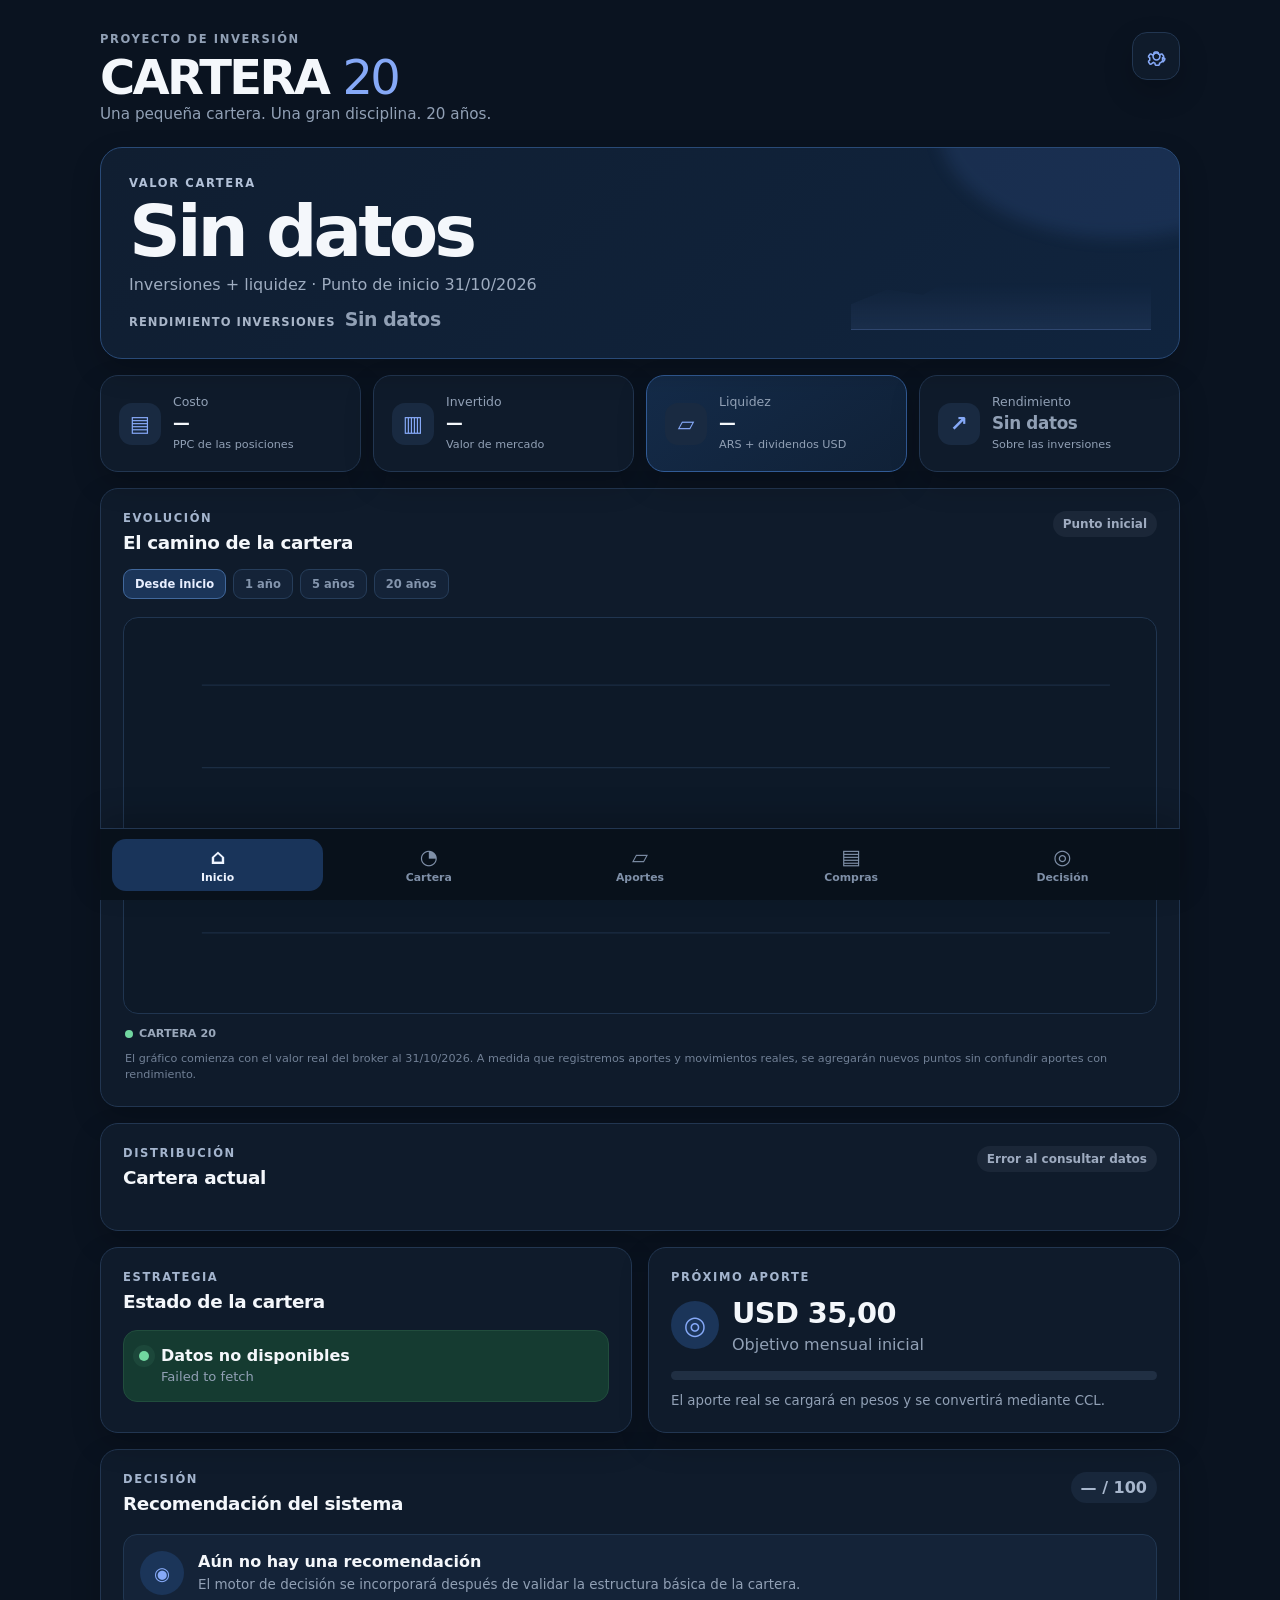
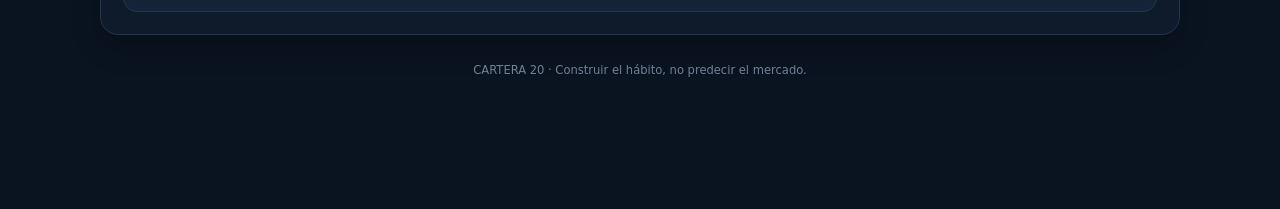
<file: index.html>
<!DOCTYPE html>
<html lang="es">
<head>
<meta charset="UTF-8"><meta name="viewport" content="width=device-width, initial-scale=1.0"><meta name="theme-color" content="#0d1726"><title>CARTERA 20</title><link rel="stylesheet" href="style.css">
<style>
.evolution-panel{overflow:hidden}.evolution-controls{display:flex;gap:7px;margin:-4px 0 18px;overflow-x:auto;scrollbar-width:none}.evolution-controls::-webkit-scrollbar{display:none}.evolution-controls button{border:1px solid #263d5a;background:#142338;color:#8495ad;border-radius:9px;padding:7px 11px;font-size:.72rem;font-weight:750;cursor:pointer;white-space:nowrap}.evolution-controls button.active{background:#1b3559;border-color:#41689c;color:#e8efff}.chart-wrap{width:100%;overflow:hidden;border:1px solid #203550;border-radius:15px;background:#0d1928;padding:10px 8px 4px}.evolution-chart{display:block;width:100%;height:auto;min-height:190px}.chart-grid{stroke:#1b2d43;stroke-width:1}.portfolio-line{fill:none;stroke:#71d6a0;stroke-width:5;stroke-linecap:round;stroke-linejoin:round}.portfolio-point{fill:#71d6a0}.chart-legend{display:flex;flex-wrap:wrap;gap:15px;margin:13px 2px 0;color:#9aa8bb;font-size:.7rem;font-weight:700}.chart-legend span{display:flex;align-items:center;gap:6px}.legend-dot{width:8px;height:8px;display:inline-block;border-radius:50%}.portfolio-dot{background:#71d6a0}.chart-note{margin:11px 2px 0;color:#718096;font-size:.7rem;line-height:1.45}.live-positive{color:#71d6a0!important}.live-negative{color:#ff8f8f!important}.live-neutral{color:#91a0b5!important}.live-status{white-space:nowrap}
</style></head>
<body>
<main class="app-shell">
<header class="topbar"><div><p class="eyebrow">PROYECTO DE INVERSIÓN</p><h1>CARTERA <span>20</span></h1><p class="tagline">Una pequeña cartera. Una gran disciplina. 20 años.</p></div><button class="icon-button" aria-label="Configuración" title="Configuración"><svg viewBox="0 0 24 24" aria-hidden="true"><path d="M12 8.4a3.6 3.6 0 1 0 0 7.2 3.6 3.6 0 0 0 0-7.2Z"/><path d="m19.4 13.2 1.3 1-.1 1.1-1.6 2.1-1.1-.2-1.2.9a8 8 0 0 1-1.5.9l-.2 1.5-.9.7h-2.6l-.9-.7-.2-1.5a8 8 0 0 1-1.5-.9l-1.2.9-1.2.9-1.1.2-1.6-2.1-.1-1.1 1.3-1a8 8 0 0 1 0-2.4l-1.3-1 .1-1.1 1.6-2.1 1.1.2 1.2.9a8 8 0 0 1 1.5-.9l.2-1.5.9-.7h2.6l.9.7.2 1.5a8 8 0 0 1 1.5.9l1.2-.9 1.1-.2 1.6 2.1.1 1.1-1.3 1a8 8 0 0 1 0 2.4Z"/></svg></button></header>
<section class="hero-card"><div><p class="section-label">VALOR CARTERA</p><div id="hero-total" class="hero-value">Cargando…</div><p class="hero-subtitle">Inversiones + liquidez · Punto de inicio 31/10/2026</p><div style="display:flex;align-items:baseline;gap:9px;margin-top:14px;"><span style="color:#a8b5c8;font-size:.72rem;text-transform:uppercase;letter-spacing:.09em;font-weight:750;">Rendimiento inversiones</span><strong id="hero-performance" class="live-neutral" style="font-size:1.18rem;letter-spacing:-.02em;">Calculando…</strong></div></div><div class="hero-chart-placeholder" aria-hidden="true"></div></section>
<section class="stats-grid"><article class="stat-card"><div class="stat-icon">▤</div><div><span>Costo</span><strong id="stat-cost">—</strong><small>PPC de las posiciones</small></div></article><article class="stat-card"><div class="stat-icon">▥</div><div><span>Invertido</span><strong id="stat-invested">—</strong><small>Valor de mercado</small></div></article><article class="stat-card highlight"><div class="stat-icon">▱</div><div><span>Liquidez</span><strong id="stat-cash">—</strong><small id="stat-cash-detail">ARS + dividendos USD</small></div></article><article class="stat-card"><div class="stat-icon">↗</div><div><span>Rendimiento</span><strong id="stat-performance" class="live-neutral">—</strong><small>Sobre las inversiones</small></div></article></section>
<section class="panel evolution-panel"><div class="panel-heading"><div><p class="section-label">EVOLUCIÓN</p><h2>El camino de la cartera</h2></div><span id="evolution-status" class="status neutral live-status">Punto inicial</span></div><div class="evolution-controls"><button type="button" class="active">Desde inicio</button><button type="button">1 año</button><button type="button">5 años</button><button type="button">20 años</button></div><div class="chart-wrap"><svg class="evolution-chart" viewBox="0 0 800 300" role="img"><line x1="55" y1="45" x2="770" y2="45" class="chart-grid"/><line x1="55" y1="110" x2="770" y2="110" class="chart-grid"/><line x1="55" y1="175" x2="770" y2="175" class="chart-grid"/><line x1="55" y1="240" x2="770" y2="240" class="chart-grid"/><polyline id="portfolio-evolution-line" points="55,175" class="portfolio-line"/><circle id="portfolio-evolution-point" cx="55" cy="175" r="5" class="portfolio-point"/></svg></div><div class="chart-legend"><span><i class="legend-dot portfolio-dot"></i>CARTERA 20</span></div><p class="chart-note">El gráfico comienza con el valor real del broker al 31/10/2026. A medida que registremos aportes y movimientos reales, se agregarán nuevos puntos sin confundir aportes con rendimiento.</p></section>
<section class="panel"><div class="panel-heading"><div><p class="section-label">DISTRIBUCIÓN</p><h2>Cartera actual</h2></div><span id="allocation-status" class="status neutral live-status">Consultando datos…</span></div><div id="allocation-list" class="allocation-list"></div></section>
<section class="two-column"><article class="panel strategy-card"><p class="section-label">ESTRATEGIA</p><h2>Estado de la cartera</h2><div class="strategy-status"><span class="status-dot"></span><div><strong id="strategy-title">Consultando bandas…</strong><p id="strategy-text">El estado se calcula con los pesos actuales de los cinco activos.</p></div></div></article><article class="panel contribution-card"><p class="section-label">PRÓXIMO APORTE</p><div class="contribution-main"><div class="target-icon">◎</div><div><h2>USD 35,00</h2><p class="muted">Objetivo mensual inicial</p></div></div><div class="progress-track"><div class="progress-fill" style="width:0%"></div></div><small id="contribution-detail">El aporte real se cargará en pesos y se convertirá mediante CCL.</small></article></section>
<section class="panel recommendation-card"><div class="panel-heading"><div><p class="section-label">DECISIÓN</p><h2>Recomendación del sistema</h2></div><span class="score-placeholder">— / 100</span></div><div class="empty-recommendation"><div class="decision-icon">◉</div><div><strong>Aún no hay una recomendación</strong><p>El motor de decisión se incorporará después de validar la estructura básica de la cartera.</p></div></div></section><footer><p>CARTERA 20 · Construir el hábito, no predecir el mercado.</p></footer>
</main>
<nav class="bottom-nav"><a class="nav-item active" href="index.html"><span class="nav-icon">⌂</span><span>Inicio</span></a><a class="nav-item" href="cartera.html"><span class="nav-icon">◔</span><span>Cartera</span></a><a class="nav-item" href="aportes.html"><span class="nav-icon">▱</span><span>Aportes</span></a><a class="nav-item" href="compras.html"><span class="nav-icon">▤</span><span>Compras</span></a><a class="nav-item" href="decision.html"><span class="nav-icon">◎</span><span>Decisión</span></a></nav>
<script src="market-data.js"></script><script src="compras-data.js"></script>
<script>
(()=>{
const SHEET_ID='1oVR-CTWE5VmIoy1ly_fJrcrT6ZgtJLllUQBp6iGarv4',CCL=1523.74,INITIAL_CASH_ARS=1116.62,INITIAL_DIVIDENDS_USD=1.15,INITIAL_DATE='31/10/2026';
const assets=[{ticker:'SPY',target:60,lower:55,upper:65,units:23,ppc:18479.35},{ticker:'BRKB',target:15,lower:12,upper:18,units:3,ppc:32880},{ticker:'VEA',target:10,lower:8,upper:12,units:8,ppc:10698.75},{ticker:'O',target:10,lower:8,upper:12,units:11,ppc:7053.18},{ticker:'SMH',target:5,lower:3,upper:7,units:3,ppc:15948.89}];
const money=v=>new Intl.NumberFormat('es-AR',{minimumFractionDigits:2,maximumFractionDigits:2}).format(v),pct=v=>`${v.toFixed(2).replace('.',',')}%`;const provider=Cartera20MarketData.crearProveedorGoogleSheets({spreadsheetId:SHEET_ID,sheetByTicker:{SPY:'SPY',BRKB:'BRKB',VEA:'VEA',O:'O',SMH:'SMH'}});const setPerf=(el,v)=>{el.classList.remove('live-positive','live-negative','live-neutral');el.classList.add(v>=0?'live-positive':'live-negative');el.textContent=`${v>=0?'+':''}${pct(v)}`};
async function cargarAportes(){const q=encodeURIComponent('select A, B, C, D where A is not null order by A'),u=`https://docs.google.com/spreadsheets/d/${SHEET_ID}/gviz/tq?sheet=APORTES&tqx=out:json&tq=${q}`,r=await fetch(u,{cache:'no-store'});if(!r.ok)throw Error(`No se pudo consultar APORTES (${r.status}).`);const t=await r.text(),i=t.indexOf('{'),j=t.lastIndexOf('}'),rows=JSON.parse(t.slice(i,j+1))?.table?.rows||[];const date=s=>{const m=String(s).match(/^(\d{1,2})\/(\d{1,2})\/(\d{4})$/);return m?new Date(+m[3],+m[2]-1,+m[1]):new Date(s)},start=new Date(2026,9,31);return rows.map(f=>{const c=f.c||[];return{d:date(c[0]?.f??c[0]?.v),ars:Number(c[1]?.v??c[1]?.f),ccl:Number(c[3]?.v??c[3]?.f)}}).filter(x=>x.d&&x.d>start&&x.ars>0&&x.ccl>0)}
async function cargar(){const [quotes,aportes,compras]=await Promise.all([Promise.all(assets.map(async a=>({...a,quote:await provider.getQuote(a.ticker)}))),cargarAportes(),Cartera20Compras.load()]);const state=Cartera20Compras.applyToAssets(assets,compras);const rows=quotes.map((q,i)=>({...state[i],quote:q.quote}));const valid=rows.filter(a=>Number.isFinite(a.quote.price)&&a.quote.price>0);if(!valid.length)throw Error('No se recibieron precios válidos.');const totalInvestments=valid.reduce((s,a)=>s+a.units*a.quote.price,0),cost=valid.reduce((s,a)=>s+a.costARS,0),aportesUSD=aportes.reduce((s,a)=>s+a.ars/a.ccl,0),movimientosUSD=compras.reduce((s,x)=>s+x.cash/x.ccl,0),liquidityUSD=INITIAL_CASH_ARS/CCL+INITIAL_DIVIDENDS_USD+aportesUSD+movimientosUSD,totalPortfolioUSD=totalInvestments/CCL+liquidityUSD,performance=cost?((totalInvestments/cost)-1)*100:0;
document.getElementById('hero-total').textContent=`USD ${money(totalPortfolioUSD)}`;setPerf(document.getElementById('hero-performance'),performance);document.getElementById('stat-cost').textContent=`USD ${money(cost/CCL)}`;document.getElementById('stat-invested').textContent=`USD ${money(totalInvestments/CCL)}`;const cash=document.getElementById('stat-cash');cash.textContent=`USD ${money(liquidityUSD)}`;cash.classList.toggle('live-negative',liquidityUSD<0);cash.classList.toggle('live-positive',liquidityUSD>=0);document.getElementById('stat-cash-detail').textContent=`Inicial + aportes + operaciones · ${compras.length} operación(es)`;document.getElementById('stat-performance').textContent=`${performance>=0?'+':''}${pct(performance)}`;document.getElementById('stat-performance').classList.add(performance>=0?'live-positive':'live-negative');document.getElementById('contribution-detail').textContent=`Aportes reales: ${aportes.length} · Operaciones reales: ${compras.length} desde ${INITIAL_DATE}.`;document.getElementById('allocation-status').textContent=`Datos en vivo · ${valid.length}/5 · ${compras.length} operación(es)`;
const alloc=rows.map(a=>{const value=a.units*a.quote.price,weight=totalInvestments?value/totalInvestments*100:0;return{...a,value,weight,inBand:weight>=a.lower&&weight<=a.upper}});document.getElementById('allocation-list').innerHTML=alloc.map(a=>`<div class="allocation-row"><div class="asset-name"><strong>${a.ticker}</strong><span>${a.units} u. · Objetivo ${a.target}% · banda ${a.lower}–${a.upper}%</span></div><div class="allocation-track"><div class="allocation-fill" style="width:${Math.min(a.weight,100)}%"></div></div><strong>${pct(a.weight)}</strong></div>`).join('');const outside=alloc.filter(a=>!a.inBand);document.getElementById('strategy-title').textContent=outside.length?'Revisar distribución':'Cartera dentro de bandas';document.getElementById('strategy-text').textContent=outside.length?outside.map(a=>`${a.ticker}: ${a.weight>a.upper?'por encima':'por debajo'} de su banda`).join(' · '):'Los cinco activos se encuentran dentro de sus bandas objetivo.';document.getElementById('evolution-status').textContent=`${compras.length} operación(es) · Inicio ${INITIAL_DATE}`}
cargar().catch(e=>{document.getElementById('hero-total').textContent='Sin datos';document.getElementById('hero-performance').textContent='Sin datos';document.getElementById('stat-performance').textContent='Sin datos';document.getElementById('allocation-status').textContent='Error al consultar datos';document.getElementById('strategy-title').textContent='Datos no disponibles';document.getElementById('strategy-text').textContent=e.message});
})();
</script></body></html>
</file>
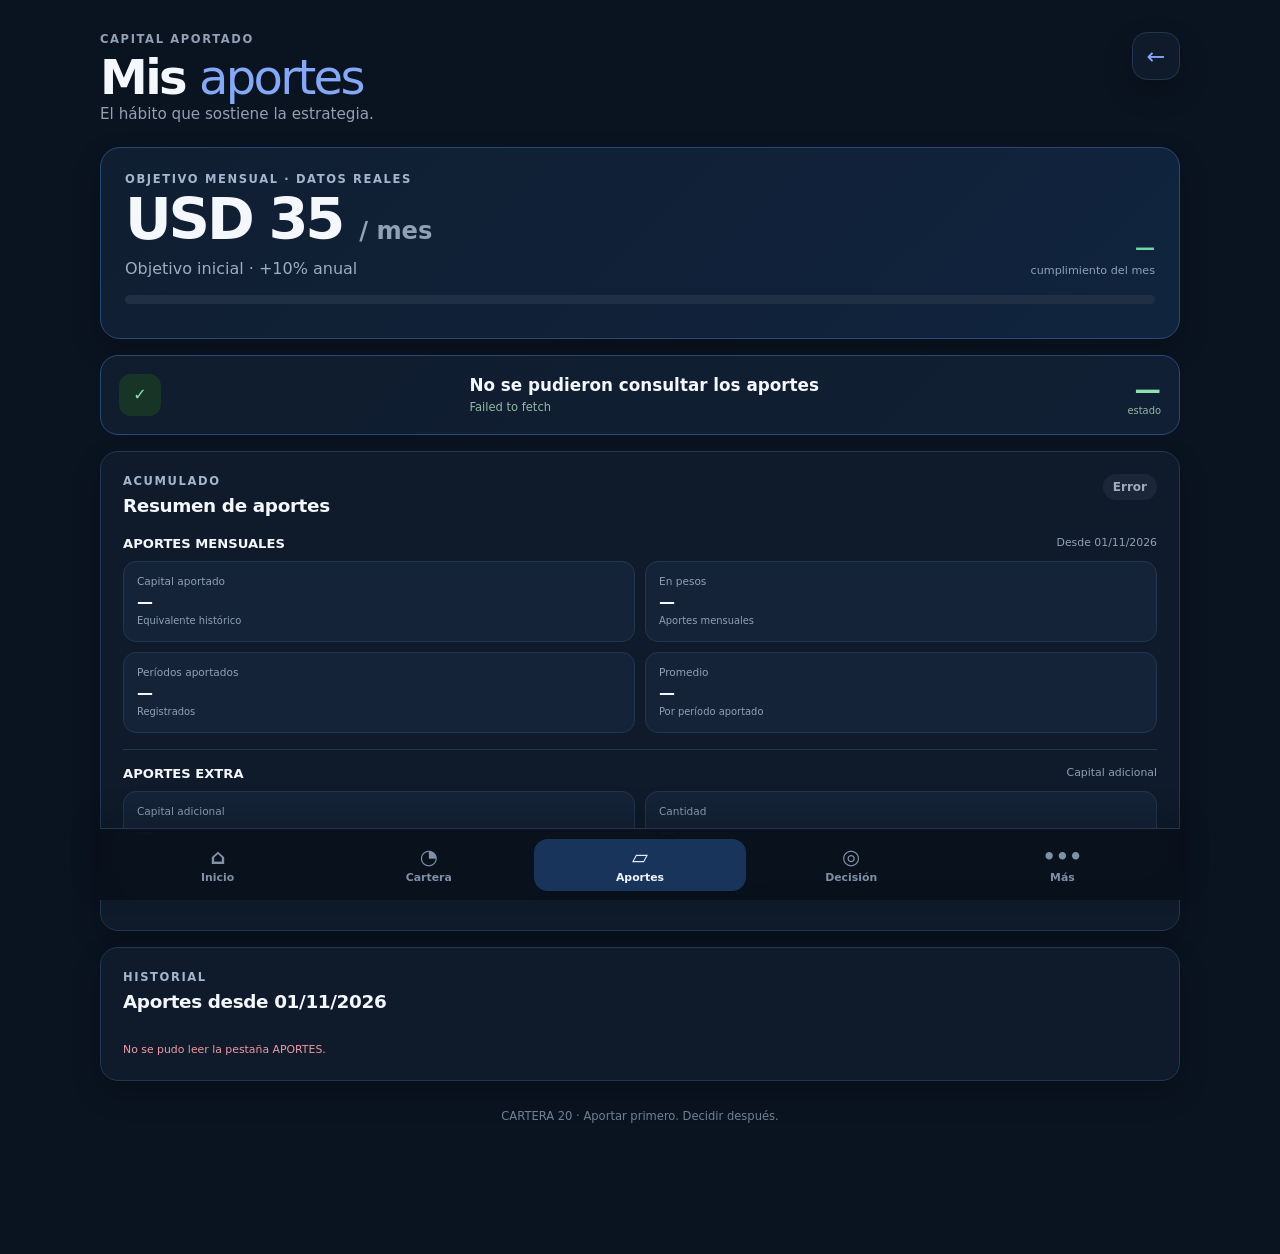
<file: aportes.html>
<!DOCTYPE html>
<html lang="es">
<head>
<meta charset="UTF-8"><meta name="viewport" content="width=device-width, initial-scale=1.0"><meta name="theme-color" content="#0a1320"><title>CARTERA 20 · Aportes</title><link rel="stylesheet" href="style.css">
<style>
.hero{padding:24px;margin-bottom:16px;border:1px solid #294a77;border-radius:20px;background:linear-gradient(135deg,#101e31,#10243e);box-shadow:var(--shadow)}.target{display:flex;align-items:end;justify-content:space-between;gap:18px}.target-value{font-size:clamp(2.3rem,7vw,3.6rem);line-height:.95;font-weight:760;letter-spacing:-.055em}.target-value small{font-size:.42em;color:var(--muted);letter-spacing:0}.fulfillment{text-align:right}.fulfillment strong{display:block;font-size:1.25rem;color:var(--success)}.fulfillment span{color:var(--muted);font-size:.7rem}.pending{display:flex;align-items:center;justify-content:space-between;gap:16px;padding:18px;margin-bottom:16px;border:1px solid #294a77;border-radius:18px;background:linear-gradient(135deg,#101d2f,#111f34)}.pending-icon{width:42px;height:42px;display:grid;place-items:center;flex:0 0 42px;border-radius:12px;background:#183426;color:#8ee0b1}.pending strong{display:block;font-size:1.05rem}.pending p{margin:4px 0 0;color:#91b9a2;font-size:.72rem;line-height:1.45}.pending-count{text-align:right}.pending-count strong{font-size:1.65rem;color:#8ee0b1}.pending-count span{display:block;color:#91b9a2;font-size:.62rem}.pending.is-pending{border-color:#633d46;background:linear-gradient(135deg,#241a22,#281d27)}.pending.is-pending .pending-icon,.pending.is-pending .pending-count strong{color:#ef9aa3}.pending.is-pending .pending-icon{background:#3a232b}.pending.is-pending p,.pending.is-pending .pending-count span{color:#bfa9b0}.summary{display:grid;gap:10px}.summary+.summary{margin-top:16px;padding-top:16px;border-top:1px solid #213650}.summary-title{display:flex;justify-content:space-between;gap:12px}.summary-title strong{font-size:.82rem}.summary-title span{color:var(--muted);font-size:.68rem}.cards{display:grid;grid-template-columns:repeat(2,1fr);gap:10px}.card{padding:13px;border:1px solid #213650;border-radius:13px;background:var(--surface-2)}.card span{display:block;color:var(--muted);font-size:.66rem;margin-bottom:5px}.card strong{display:block;font-size:1rem}.card small{display:block;margin-top:3px;color:var(--muted);font-size:.62rem}.history{display:grid;gap:10px}.row{display:grid;grid-template-columns:1fr auto auto;gap:14px;align-items:center;padding:14px;border:1px solid #213650;border-radius:14px;background:var(--surface-2)}.row-main strong{display:block;font-size:.9rem}.row-main span{display:block;margin-top:3px;color:var(--muted);font-size:.68rem}.row-usd{text-align:right}.row-usd strong{display:block}.row-usd span{color:var(--muted);font-size:.65rem}.badge{padding:5px 8px;border-radius:999px;background:var(--success-soft);color:#9ce3bd;font-size:.65rem;font-weight:750;white-space:nowrap}.badge.extra{background:#1a3150;color:#9fbce0}.note{margin-top:10px;color:#718096;font-size:.68rem;line-height:1.45}.error{color:#ef9aa3}
@media(max-width:480px){.target{align-items:flex-start;flex-direction:column}.fulfillment{text-align:left}.cards{grid-template-columns:1fr 1fr}.row{grid-template-columns:1fr auto}.badge{grid-column:2;grid-row:1}.row-usd{grid-column:1;grid-row:2;text-align:left}.pending{align-items:flex-start}}
</style>
</head>
<body>
<main class="app-shell">
<header class="topbar"><div><p class="eyebrow">CAPITAL APORTADO</p><h1>Mis <span>aportes</span></h1><p class="tagline">El hábito que sostiene la estrategia.</p></div><a class="icon-button back-button" href="index.html" aria-label="Volver al inicio">←</a></header>
<section class="hero"><p class="section-label">OBJETIVO MENSUAL · DATOS REALES</p><div class="target"><div><div class="target-value">USD 35 <small>/ mes</small></div><p class="hero-subtitle">Objetivo inicial · +10% anual</p></div><div class="fulfillment"><strong id="fulfillment">—</strong><span>cumplimiento del mes</span></div></div><div class="progress-track"><div id="progress" class="progress-fill" style="width:0%"></div></div></section>
<section id="pending" class="pending"><div class="pending-icon" id="pending-icon">✓</div><div><strong id="pending-title">Consultando aportes…</strong><p id="pending-text">Leyendo los datos reales.</p></div><div class="pending-count"><strong id="pending-count">—</strong><span id="pending-label">estado</span></div></section>
<section class="panel"><div class="panel-heading"><div><p class="section-label">ACUMULADO</p><h2>Resumen de aportes</h2></div><span id="summary-status" class="status neutral">Consultando…</span></div>
<div class="summary"><div class="summary-title"><strong>APORTES MENSUALES</strong><span>Desde 01/11/2026</span></div><div class="cards"><article class="card"><span>Capital aportado</span><strong id="monthly-usd">—</strong><small>Equivalente histórico</small></article><article class="card"><span>En pesos</span><strong id="monthly-ars">—</strong><small>Aportes mensuales</small></article><article class="card"><span>Períodos aportados</span><strong id="monthly-count">—</strong><small>Registrados</small></article><article class="card"><span>Promedio</span><strong id="monthly-avg">—</strong><small>Por período aportado</small></article></div></div>
<div class="summary"><div class="summary-title"><strong>APORTES EXTRA</strong><span>Capital adicional</span></div><div class="cards"><article class="card"><span>Capital adicional</span><strong id="extra-usd">—</strong><small>No modifica el cumplimiento mensual</small></article><article class="card"><span>Cantidad</span><strong id="extra-count">—</strong><small>Aportes extraordinarios</small></article></div></div><p class="note">Los valores se leen directamente de la pestaña APORTES de Google Sheets.</p></section>
<section class="panel"><div class="panel-heading"><div><p class="section-label">HISTORIAL</p><h2>Aportes desde 01/11/2026</h2></div></div><div id="history" class="history"><div class="note">Consultando…</div></div></section>
<footer><p>CARTERA 20 · Aportar primero. Decidir después.</p></footer>
</main>
<nav class="bottom-nav" aria-label="Navegación principal"><a class="nav-item" href="index.html"><span class="nav-icon">⌂</span><span>Inicio</span></a><a class="nav-item" href="cartera.html"><span class="nav-icon">◔</span><span>Cartera</span></a><a class="nav-item active" href="aportes.html"><span class="nav-icon">▱</span><span>Aportes</span></a><a class="nav-item" href="decision.html#"><span class="nav-icon">◎</span><span>Decisión</span></a><a class="nav-item" href="#"><span class="nav-icon">•••</span><span>Más</span></a></nav>
<script>
(()=>{
const SHEET_ID='1oVR-CTWE5VmIoy1ly_fJrcrT6ZgtJLllUQBp6iGarv4',TARGET=35,START=new Date(2026,10,1);
const money=n=>'$'+new Intl.NumberFormat('es-AR',{minimumFractionDigits:0,maximumFractionDigits:0}).format(n),usd=n=>'USD '+Number(n).toFixed(2).replace('.',','),pad=n=>String(n).padStart(2,'0'),key=d=>`${d.getFullYear()}-${pad(d.getMonth()+1)}-${pad(d.getDate())}`;
function num(v){if(typeof v==='number')return v;let s=String(v??'').trim().replace(/\$/g,'').replace(/\s/g,'');if(s.includes('.')&&s.includes(','))s=s.lastIndexOf(',')>s.lastIndexOf('.')?s.replace(/\./g,'').replace(',','.'):s.replace(/,/g,'');else if(s.includes(','))s=s.replace(',','.');return Number(s)}
function date(v){let s=String(v??'').trim(),m=s.match(/^Date\((\d+),(\d+),(\d+)/);if(m)return new Date(+m[1],+m[2],+m[3]);m=s.match(/^(\d{1,2})\/(\d{1,2})\/(\d{4})$/);if(m)return new Date(+m[3],+m[2]-1,+m[1]);m=s.match(/^(\d{4})-(\d{2})-(\d{2})$/);if(m)return new Date(+m[1],+m[2]-1,+m[3]);let d=new Date(s);return Number.isNaN(d.getTime())?null:d}
function type(v){return String(v??'').toLowerCase().includes('extra')?'extra':'monthly'}
function format(d){return d.toLocaleDateString('es-AR',{day:'2-digit',month:'long',year:'numeric'}).replace(/^./,x=>x.toUpperCase())}
async function load(){const q=encodeURIComponent('select A, B, C, D where A is not null order by A');const u=`https://docs.google.com/spreadsheets/d/${encodeURIComponent(SHEET_ID)}/gviz/tq?sheet=APORTES&tqx=out:json&tq=${q}`;const r=await fetch(u,{cache:'no-store'});if(!r.ok)throw Error(`No se pudo consultar APORTES (${r.status}).`);const t=await r.text(),i=t.indexOf('{'),j=t.lastIndexOf('}');if(i<0)throw Error('Respuesta inválida de APORTES.');const rows=JSON.parse(t.slice(i,j+1))?.table?.rows||[];return rows.map(x=>{const c=x.c||[],d=date(c[0]?.f??c[0]?.v),ars=num(c[1]?.v??c[1]?.f),t=type(c[2]?.v??c[2]?.f),ccl=num(c[3]?.v??c[3]?.f);return{d,ars,t,ccl}}).filter(x=>x.d&&x.d>=START&&x.ars>0&&x.ccl>0)}
function render(data){const m=data.filter(x=>x.t==='monthly'),e=data.filter(x=>x.t==='extra'),mUsd=m.reduce((s,x)=>s+x.ars/x.ccl,0),mArs=m.reduce((s,x)=>s+x.ars,0),eUsd=e.reduce((s,x)=>s+x.ars/x.ccl,0);document.getElementById('monthly-usd').textContent=usd(mUsd);document.getElementById('monthly-ars').textContent=money(mArs);document.getElementById('monthly-count').textContent=m.length;document.getElementById('monthly-avg').textContent=usd(m.length?mUsd/m.length:0);document.getElementById('extra-usd').textContent=usd(eUsd);document.getElementById('extra-count').textContent=e.length;document.getElementById('summary-status').textContent=`Datos reales · ${data.length} aporte(s)`;
const today=new Date();today.setHours(0,0,0,0);let cm=today>=START?key(today).slice(0,7):null,cur=cm?m.filter(x=>key(x.d).slice(0,7)===cm).reduce((s,x)=>s+x.ars/x.ccl,0):0,ful=cm?cur/TARGET*100:null;document.getElementById('fulfillment').textContent=ful===null?'—':ful.toFixed(1).replace('.',',')+'%';document.getElementById('progress').style.width=ful===null?'0%':Math.min(100,ful)+'%';
const months=[];if(cm){let d=new Date(2026,10,1),end=new Date(today.getFullYear(),today.getMonth(),1);while(d<=end){months.push(`${d.getFullYear()}-${pad(d.getMonth()+1)}`);d.setMonth(d.getMonth()+1)}}const miss=months.filter(k=>!m.some(x=>key(x.d).slice(0,7)===k)),p=document.getElementById('pending'),has=miss.length;p.classList.toggle('is-pending',has>0);document.getElementById('pending-icon').textContent=has?'!':'✓';document.getElementById('pending-title').textContent=has?`${has} período(s) sin aporte`:'Aportes al día';document.getElementById('pending-text').textContent=has?`Faltan aportes mensuales en: ${miss.join(' · ')}`:'Todos los períodos correspondientes tienen su aporte mensual registrado.';document.getElementById('pending-count').textContent=has;document.getElementById('pending-label').textContent=has?'pendientes':'al día';
const esc=s=>String(s??'').replace(/[&<>"']/g,c=>({'&':'&amp;','<':'&lt;','>':'&gt;','"':'&quot;',"'":'&#039;'}[c]));data.sort((a,b)=>b.d-a.d);document.getElementById('history').innerHTML=data.length?data.map(x=>{const u=x.ars/x.ccl,ex=x.t==='extra';return `<div class="row"><div class="row-main"><strong>${format(x.d)}</strong><span>${money(x.ars)} · CCL ${x.ccl.toLocaleString('es-AR',{minimumFractionDigits:2,maximumFractionDigits:2})} · ${ex?'Aporte extra':'Aporte mensual'}</span></div><div class="row-usd"><strong>${usd(u)}</strong><span>${ex?'Capital adicional':(u/TARGET*100).toFixed(1).replace('.',',')+'% objetivo'}</span></div><span class="badge ${ex?'extra':''}">${ex?'Extra':'Mensual'}</span></div>`}).join(''):'<div class="note">Todavía no hay aportes desde el 01/11/2026.</div>'}
load().then(render).catch(e=>{document.getElementById('summary-status').textContent='Error';document.getElementById('pending-title').textContent='No se pudieron consultar los aportes';document.getElementById('pending-text').textContent=e.message;document.getElementById('history').innerHTML='<div class="note error">No se pudo leer la pestaña APORTES.</div>'})
})();
</script>
</body></html>
</file>
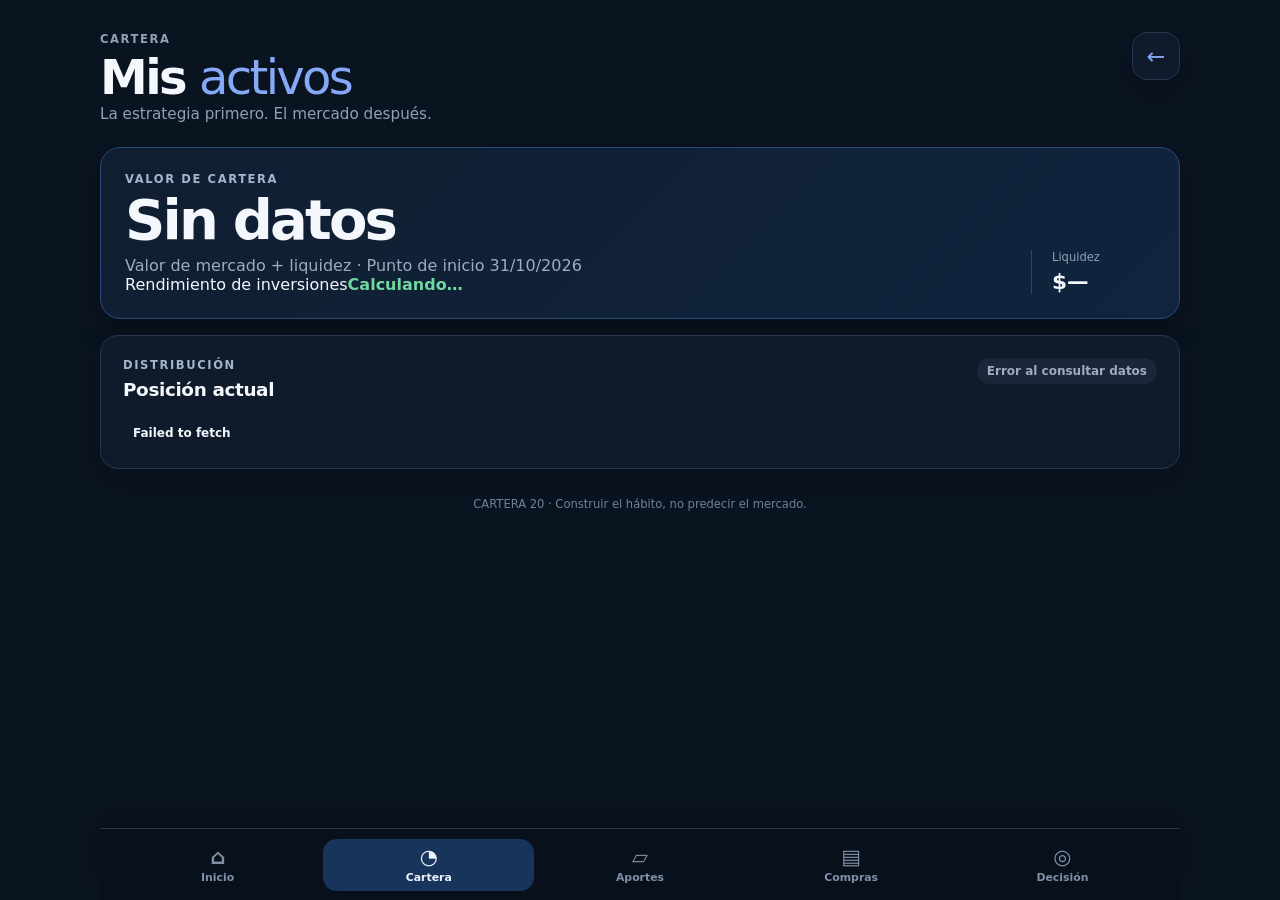
<file: cartera.html>
<!DOCTYPE html>
<html lang="es">
<head><meta charset="UTF-8"><meta name="viewport" content="width=device-width, initial-scale=1.0"><meta name="theme-color" content="#0a1320"><title>CARTERA 20 · Cartera</title><link rel="stylesheet" href="style.css"><style>.asset-performance{display:flex;align-items:baseline;justify-content:space-between;gap:12px;margin:16px 0 18px}.asset-performance span{color:#dbe4f2;font-size:.92rem}.asset-performance strong{font-size:1rem}.asset-band-label{display:flex;justify-content:space-between;align-items:center;gap:10px;margin-bottom:7px;color:#91a0b5;font-size:.66rem}.asset-band-label strong{color:#a9b9ce;font-weight:650}.asset-progress>span{display:block;margin-top:7px;color:#91a0b5;font-size:.67rem;line-height:1.35}.asset-status.in-band{background:#153b31;color:#8de0b4}.asset-status.out-band{background:#342a23;color:#e5b98a}.portfolio-performance.positive strong,.asset-performance.positive strong{color:#71d6a0}.portfolio-performance.negative strong,.asset-performance.negative strong{color:#ff8f8f}.cash-negative{color:#ff8f8f!important}.cash-positive{color:#71d6a0!important}</style></head>
<body><main class="app-shell"><header class="topbar"><div><p class="eyebrow">CARTERA</p><h1>Mis <span>activos</span></h1><p class="tagline">La estrategia primero. El mercado después.</p></div><a class="icon-button back-button" href="index.html" aria-label="Volver al inicio">←</a></header><section class="portfolio-summary"><div><p class="section-label">VALOR DE CARTERA</p><div id="portfolio-total" class="portfolio-total">Cargando…</div><p class="hero-subtitle">Valor de mercado + liquidez · Punto de inicio 31/10/2026</p><div id="portfolio-performance" class="portfolio-performance positive"><span>Rendimiento de inversiones</span><strong>Calculando…</strong></div></div><div class="portfolio-mini-stat"><span>Liquidez</span><strong id="portfolio-cash">$—</strong></div></section><section class="panel"><div class="panel-heading"><div><p class="section-label">DISTRIBUCIÓN</p><h2>Posición actual</h2></div><span id="data-status" class="status neutral">Consultando datos…</span></div><div id="portfolio-list" class="portfolio-list"></div></section><footer><p>CARTERA 20 · Construir el hábito, no predecir el mercado.</p></footer></main><nav class="bottom-nav"><a class="nav-item" href="index.html"><span class="nav-icon">⌂</span><span>Inicio</span></a><a class="nav-item active" href="cartera.html"><span class="nav-icon">◔</span><span>Cartera</span></a><a class="nav-item" href="aportes.html"><span class="nav-icon">▱</span><span>Aportes</span></a><a class="nav-item" href="compras.html"><span class="nav-icon">▤</span><span>Compras</span></a><a class="nav-item" href="decision.html"><span class="nav-icon">◎</span><span>Decisión</span></a></nav><script src="market-data.js"></script><script src="compras-data.js"></script><script>
(()=>{const SHEET_ID='1oVR-CTWE5VmIoy1ly_fJrcrT6ZgtJLllUQBp6iGarv4',CCL=1523.74,INITIAL_CASH_ARS=1116.62,INITIAL_DIVIDENDS_USD=1.15,INITIAL_DATE='31/10/2026';const assets=[{ticker:'SPY',name:'SPDR S&P 500 ETF',target:60,lower:55,upper:65,units:23,ppc:18479.35},{ticker:'BRKB',name:'Berkshire Hathaway',target:15,lower:12,upper:18,units:3,ppc:32880},{ticker:'VEA',name:'Vanguard FTSE Developed Markets',target:10,lower:8,upper:12,units:8,ppc:10698.75},{ticker:'O',name:'Realty Income',target:10,lower:8,upper:12,units:11,ppc:7053.18},{ticker:'SMH',name:'VanEck Semiconductor ETF',target:5,lower:3,upper:7,units:3,ppc:15948.89}];const money=v=>new Intl.NumberFormat('es-AR',{minimumFractionDigits:2,maximumFractionDigits:2}).format(v),pct=v=>`${v.toFixed(2).replace('.',',')}%`;const proveedor=Cartera20MarketData.crearProveedorGoogleSheets({spreadsheetId:SHEET_ID,sheetByTicker:{SPY:'SPY',BRKB:'BRKB',VEA:'VEA',O:'O',SMH:'SMH'}});async function cargar(){const [quotes,compras]=await Promise.all([Promise.all(assets.map(async a=>({...a,quote:await proveedor.getQuote(a.ticker)}))),Cartera20Compras.load()]);const state=Cartera20Compras.applyToAssets(assets,compras),rows=quotes.map((q,i)=>({...state[i],quote:q.quote})),valid=rows.filter(a=>Number.isFinite(a.quote.price)&&a.quote.price>0);if(!valid.length)throw Error('No se recibieron precios válidos.');const totalInvestments=valid.reduce((s,a)=>s+a.units*a.quote.price,0),totalCost=valid.reduce((s,a)=>s+a.costARS,0),movementUSD=compras.reduce((s,x)=>s+x.cash/x.ccl,0),liquidityUSD=INITIAL_CASH_ARS/CCL+INITIAL_DIVIDENDS_USD+movementUSD,totalPortfolio=totalInvestments/CCL+liquidityUSD,totalPerformance=totalCost?((totalInvestments/totalCost)-1)*100:0;document.getElementById('portfolio-total').textContent=`USD ${money(totalPortfolio)}`;document.getElementById('portfolio-cash').textContent=`USD ${money(liquidityUSD)}`;document.getElementById('portfolio-cash').classList.toggle('cash-negative',liquidityUSD<0);document.getElementById('portfolio-cash').classList.toggle('cash-positive',liquidityUSD>=0);const perf=document.getElementById('portfolio-performance');perf.className=`portfolio-performance ${totalPerformance>=0?'positive':'negative'}`;perf.innerHTML=`<span>Rendimiento de inversiones</span><strong>${totalPerformance>=0?'+':''}${pct(totalPerformance)}</strong>`;document.getElementById('data-status').textContent=`Datos en vivo · 5/5 · ${compras.length} operación(es)`;document.getElementById('portfolio-list').innerHTML=rows.map(a=>{const marketValue=a.units*a.quote.price,cost=a.costARS,performance=cost?((marketValue/cost)-1)*100:0,weight=totalInvestments?marketValue/totalInvestments*100:0,inBand=weight>=a.lower&&weight<=a.upper,bandPosition=Math.min(weight/a.upper*100,100),statusText=weight>a.upper?`Supera ${a.upper}%`:weight<a.lower?`Debajo de ${a.lower}%`:'En banda';return `<article class="asset-card"><div class="asset-head"><div class="ticker-badge">${a.ticker}</div><div class="asset-title"><strong>${a.name}</strong><span>Objetivo ${a.target}% · banda ${a.lower}–${a.upper}%</span></div><span class="asset-status ${inBand?'in-band':'out-band'}">${statusText}</span></div><div class="asset-metrics"><div><span>Unidades</span><strong>${a.units}</strong></div><div><span>PPC</span><strong>$${money(a.ppc)}</strong></div><div><span>Actual</span><strong>$${money(a.quote.price)}</strong></div><div><span>Peso</span><strong>${pct(weight)}</strong></div></div><div class="asset-performance ${performance>=0?'positive':'negative'}"><span>Rendimiento</span><strong>${performance>=0?'+':''}${pct(performance)}</strong></div><div class="asset-progress"><div class="asset-band-label"><span>Posición en la banda</span><strong>Límite superior ${a.upper}%</strong></div><div class="asset-progress-track"><div class="asset-progress-fill" style="width:${bandPosition}%"></div></div><span>Peso actual ${pct(weight)} · objetivo ${a.target}% · ${compras.filter(x=>x.ticker===a.ticker).length} operación(es)</span></div></article>`}).join('')}cargar().catch(e=>{document.getElementById('data-status').textContent='Error al consultar datos';document.getElementById('portfolio-total').textContent='Sin datos';document.getElementById('portfolio-list').innerHTML=`<div class="status err">${e.message}</div>`});})();</script></body></html>
</file>
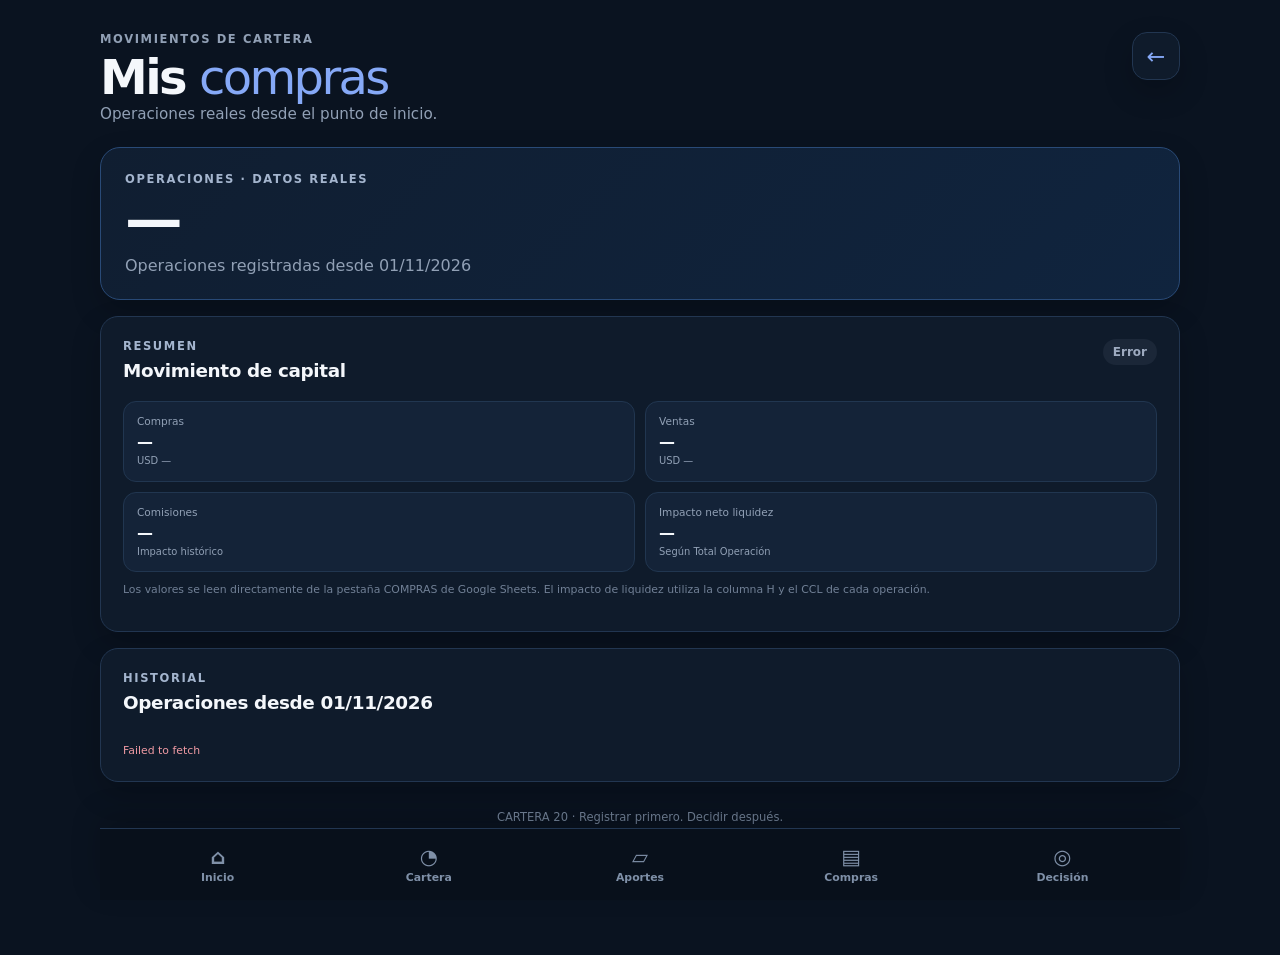
<file: compras.html>
<!DOCTYPE html>
<html lang="es">
<head>
<meta charset="UTF-8"><meta name="viewport" content="width=device-width, initial-scale=1.0"><meta name="theme-color" content="#0a1320"><title>CARTERA 20 · Compras</title><link rel="stylesheet" href="style.css">
<style>
.hero{padding:24px;margin-bottom:16px;border:1px solid #294a77;border-radius:20px;background:linear-gradient(135deg,#101e31,#10243e);box-shadow:var(--shadow)}.hero-value{font-size:clamp(2.3rem,7vw,3.6rem);line-height:.95;font-weight:760;letter-spacing:-.055em}.hero-subtitle{color:var(--muted);margin-top:8px}.summary{display:grid;gap:10px}.cards{display:grid;grid-template-columns:repeat(2,1fr);gap:10px}.card{padding:13px;border:1px solid #213650;border-radius:13px;background:var(--surface-2)}.card span{display:block;color:var(--muted);font-size:.66rem;margin-bottom:5px}.card strong{display:block;font-size:1rem}.card small{display:block;margin-top:3px;color:var(--muted);font-size:.62rem}.history{display:grid;gap:10px}.row{display:grid;grid-template-columns:1fr auto;gap:12px;align-items:center;padding:14px;border:1px solid #213650;border-radius:14px;background:var(--surface-2)}.row-main strong{display:block;font-size:.9rem}.row-main span{display:block;margin-top:3px;color:var(--muted);font-size:.68rem;line-height:1.4}.row-side{text-align:right}.row-side strong{display:block}.row-side span{display:block;margin-top:3px;color:var(--muted);font-size:.65rem}.badge{display:inline-block;margin-top:7px;padding:5px 8px;border-radius:999px;background:var(--success-soft);color:#9ce3bd;font-size:.65rem;font-weight:750}.badge.sale{background:#3a2930;color:#efadb5}.negative{color:#ef9aa3!important}.positive{color:#8ee0b1!important}.note{margin-top:10px;color:#718096;font-size:.68rem;line-height:1.45}.error{color:#ef9aa3}
@media(max-width:480px){.cards{grid-template-columns:1fr 1fr}.row{grid-template-columns:1fr auto}.row-side{text-align:right}}
</style>
</head>
<body>
<main class="app-shell">
<header class="topbar"><div><p class="eyebrow">MOVIMIENTOS DE CARTERA</p><h1>Mis <span>compras</span></h1><p class="tagline">Operaciones reales desde el punto de inicio.</p></div><a class="icon-button back-button" href="index.html" aria-label="Volver al inicio">←</a></header>
<section class="hero"><p class="section-label">OPERACIONES · DATOS REALES</p><div class="hero-value" id="operation-count">—</div><p class="hero-subtitle">Operaciones registradas desde 01/11/2026</p></section>
<section class="panel"><div class="panel-heading"><div><p class="section-label">RESUMEN</p><h2>Movimiento de capital</h2></div><span id="summary-status" class="status neutral">Consultando…</span></div>
<div class="summary"><div class="cards"><article class="card"><span>Compras</span><strong id="buy-count">—</strong><small id="buy-usd">USD —</small></article><article class="card"><span>Ventas</span><strong id="sell-count">—</strong><small id="sell-usd">USD —</small></article><article class="card"><span>Comisiones</span><strong id="commission-usd">—</strong><small>Impacto histórico</small></article><article class="card"><span>Impacto neto liquidez</span><strong id="net-cash">—</strong><small>Según Total Operación</small></article></div></div><p class="note">Los valores se leen directamente de la pestaña COMPRAS de Google Sheets. El impacto de liquidez utiliza la columna H y el CCL de cada operación.</p></section>
<section class="panel"><div class="panel-heading"><div><p class="section-label">HISTORIAL</p><h2>Operaciones desde 01/11/2026</h2></div></div><div id="history" class="history"><div class="note">Consultando…</div></div></section>
<footer><p>CARTERA 20 · Registrar primero. Decidir después.</p></footer>
</main>
<nav class="bottom-nav" aria-label="Navegación principal"><a class="nav-item" href="index.html"><span class="nav-icon">⌂</span><span>Inicio</span></a><a class="nav-item" href="cartera.html"><span class="nav-icon">◔</span><span>Cartera</span></a><a class="nav-item" href="aportes.html"><span class="nav-icon">▱</span><span>Aportes</span></a><a class="nav-item" href="compras.html"><span class="nav-icon">▤</span><span>Compras</span></a><a class="nav-item" href="decision.html"><span class="nav-icon">◎</span><span>Decisión</span></a></nav>
<script>
(()=>{
const SHEET_ID='1oVR-CTWE5VmIoy1ly_fJrcrT6ZgtJLllUQBp6iGarv4',START=new Date(2026,10,1);
const money=n=>'$'+new Intl.NumberFormat('es-AR',{minimumFractionDigits:0,maximumFractionDigits:0}).format(Math.abs(n));
const usd=n=>'USD '+Math.abs(Number(n)).toFixed(2).replace('.',',');
function num(v){if(typeof v==='number')return v;let s=String(v??'').trim().replace(/\$/g,'').replace(/\s/g,'').replace(/[()]/g,'-');if(s.includes('.')&&s.includes(','))s=s.lastIndexOf(',')>s.lastIndexOf('.')?s.replace(/\./g,'').replace(',','.'):s.replace(/,/g,'');else if(s.includes(','))s=s.replace(',','.');return Number(s)}
function date(v){let s=String(v??'').trim(),m=s.match(/^Date\((\d+),(\d+),(\d+)/);if(m)return new Date(+m[1],+m[2],+m[3]);m=s.match(/^(\d{1,2})\/(\d{1,2})\/(\d{4})$/);if(m)return new Date(+m[3],+m[2]-1,+m[1]);m=s.match(/^(\d{4})-(\d{2})-(\d{2})$/);if(m)return new Date(+m[1],+m[2]-1,+m[3]);let d=new Date(s);return Number.isNaN(d.getTime())?null:d}
function format(d){return d.toLocaleDateString('es-AR',{day:'2-digit',month:'long',year:'numeric'}).replace(/^./,x=>x.toUpperCase())}
async function load(){const q=encodeURIComponent('select A, B, C, D, E, F, G, H, I where A is not null order by A');const u=`https://docs.google.com/spreadsheets/d/${encodeURIComponent(SHEET_ID)}/gviz/tq?sheet=COMPRAS&tqx=out:json&tq=${q}`;const r=await fetch(u,{cache:'no-store'});if(!r.ok)throw Error(`No se pudo consultar COMPRAS (${r.status}).`);const t=await r.text(),i=t.indexOf('{'),j=t.lastIndexOf('}');if(i<0||j<0)throw Error('Respuesta inválida de COMPRAS.');const rows=JSON.parse(t.slice(i,j+1))?.table?.rows||[];return rows.map(x=>{const c=x.c||[],d=date(c[0]?.f??c[0]?.v),op=String(c[1]?.v??c[1]?.f??'').trim().toUpperCase(),ticker=String(c[2]?.v??c[2]?.f??'').trim().toUpperCase(),qty=num(c[3]?.v??c[3]?.f),price=num(c[4]?.v??c[4]?.f),commission=num(c[5]?.v??c[5]?.f),broker=num(c[6]?.v??c[6]?.f),cash=num(c[7]?.v??c[7]?.f),ccl=num(c[8]?.v??c[8]?.f);return{d,op,ticker,qty,price,commission,broker,cash,ccl}}).filter(x=>x.d&&x.d>=START&&x.ticker&&x.qty>0&&x.ccl>0&&Number.isFinite(x.cash))}
function render(data){data.sort((a,b)=>b.d-a.d);const buys=data.filter(x=>x.op==='C'),sales=data.filter(x=>x.op==='V'),buyUsd=buys.reduce((s,x)=>s+Math.abs(x.broker/x.ccl),0),sellUsd=sales.reduce((s,x)=>s+Math.abs(x.broker/x.ccl),0),comm= data.reduce((s,x)=>s+Math.abs(x.commission/x.ccl),0),net=data.reduce((s,x)=>s+x.cash/x.ccl,0);document.getElementById('operation-count').textContent=data.length;document.getElementById('buy-count').textContent=buys.length;document.getElementById('buy-usd').textContent=usd(buyUsd);document.getElementById('sell-count').textContent=sales.length;document.getElementById('sell-usd').textContent=usd(sellUsd);document.getElementById('commission-usd').textContent=usd(comm);const netEl=document.getElementById('net-cash');netEl.textContent=(net>=0?'+':'−')+usd(net);netEl.classList.add(net>=0?'positive':'negative');document.getElementById('summary-status').textContent=`Datos reales · ${data.length} operación(es)`;const history=document.getElementById('history');history.innerHTML=data.length?data.map(x=>{const buy=x.op==='C',cashUsd=x.cash/x.ccl,commission=Math.abs(x.commission/x.ccl);return `<div class="row"><div class="row-main"><strong>${format(x.d)} · ${x.ticker}</strong><span>${x.qty} unidad(es) · Precio $${new Intl.NumberFormat('es-AR',{minimumFractionDigits:2,maximumFractionDigits:2}).format(x.price)} · Comisión $${new Intl.NumberFormat('es-AR',{minimumFractionDigits:2,maximumFractionDigits:2}).format(Math.abs(x.commission))}</span><span>Total broker ${buy?'−':'+'}${money(x.broker)} · CCL ${x.ccl.toLocaleString('es-AR',{minimumFractionDigits:2,maximumFractionDigits:2})}</span></div><div class="row-side"><strong class="${buy?'negative':'positive'}">${buy?'Compra':'Venta'}</strong><span class="${cashUsd>=0?'positive':'negative'}">${cashUsd>=0?'+':'−'}${usd(cashUsd)} liquidez</span><span>Comisión ${usd(commission)}</span><span class="badge ${buy?'':'sale'}">${x.op}</span></div></div>`}).join(''):'<div class="note">Todavía no hay operaciones desde el 01/11/2026.</div>'}
load().then(render).catch(e=>{document.getElementById('summary-status').textContent='Error';document.getElementById('history').innerHTML=`<div class="note error">${e.message}</div>`;document.getElementById('operation-count').textContent='—'})
})();
</script>
</body></html>
</file>
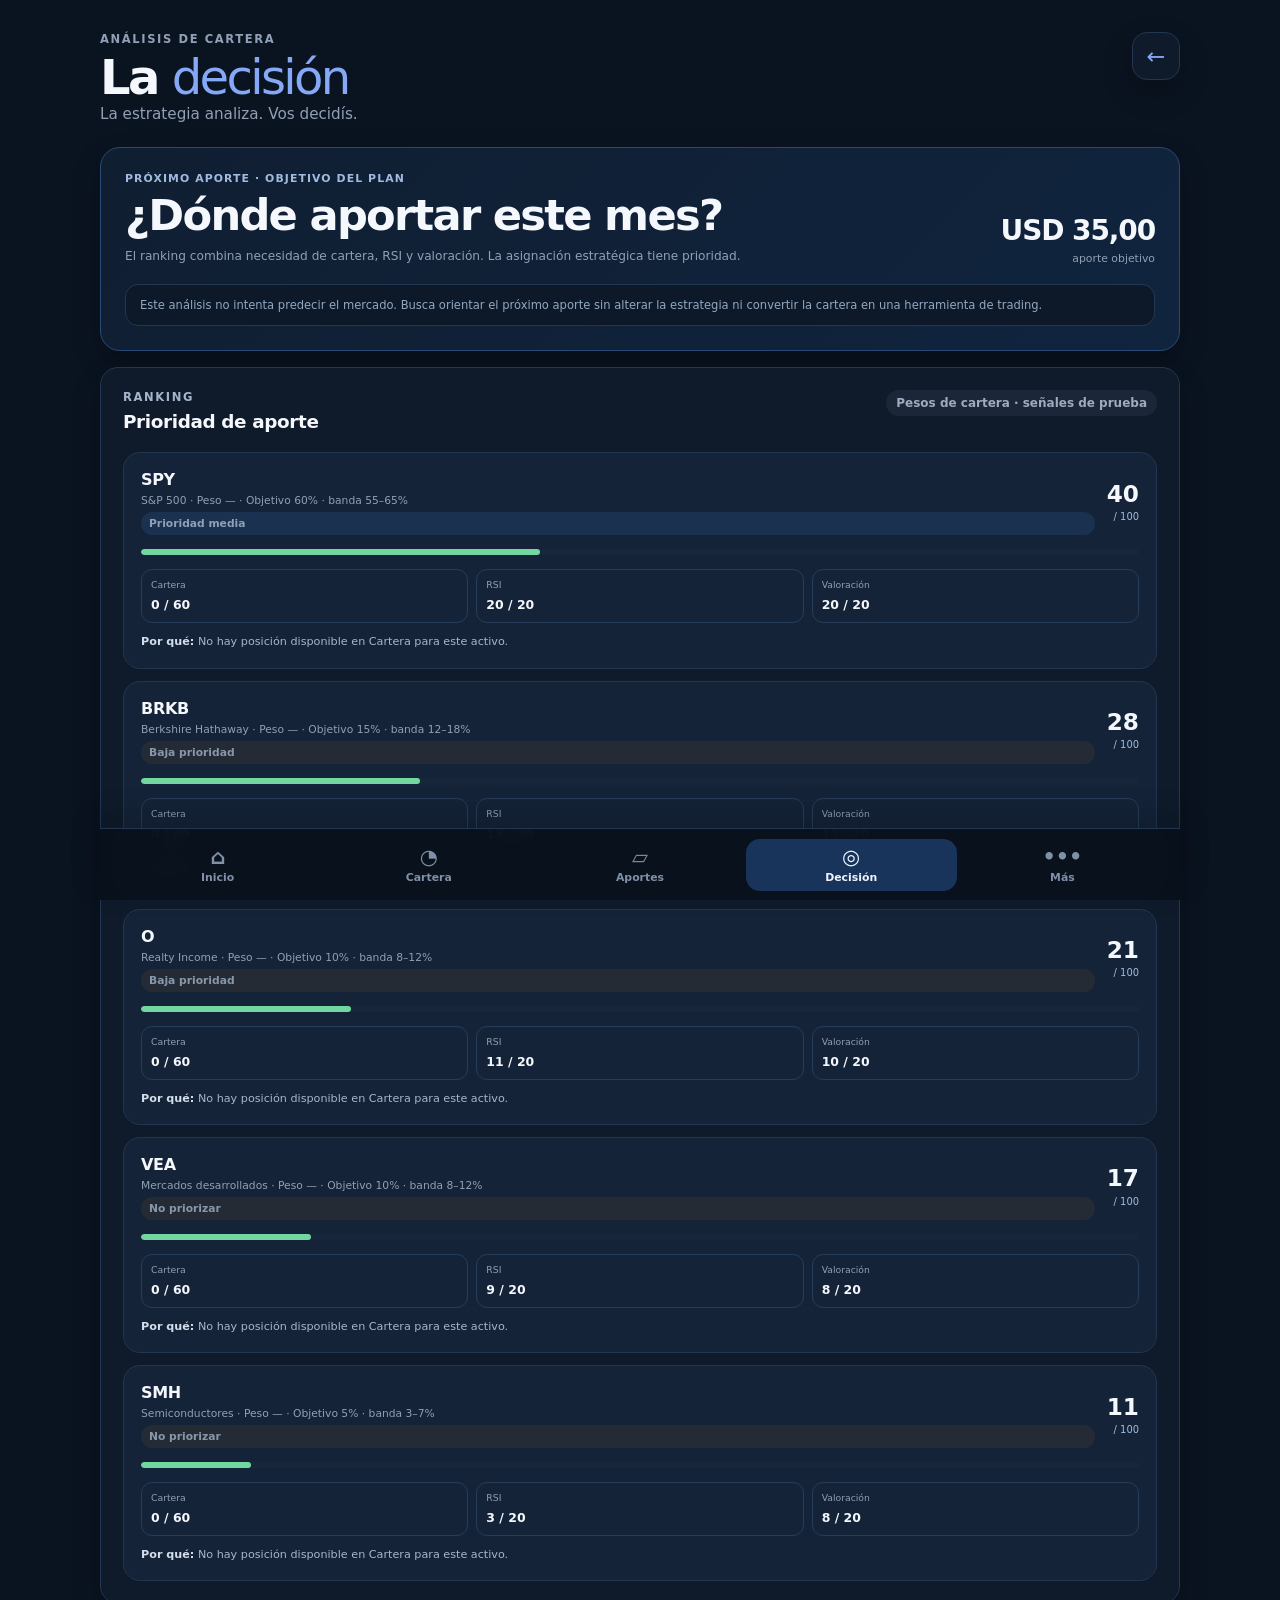
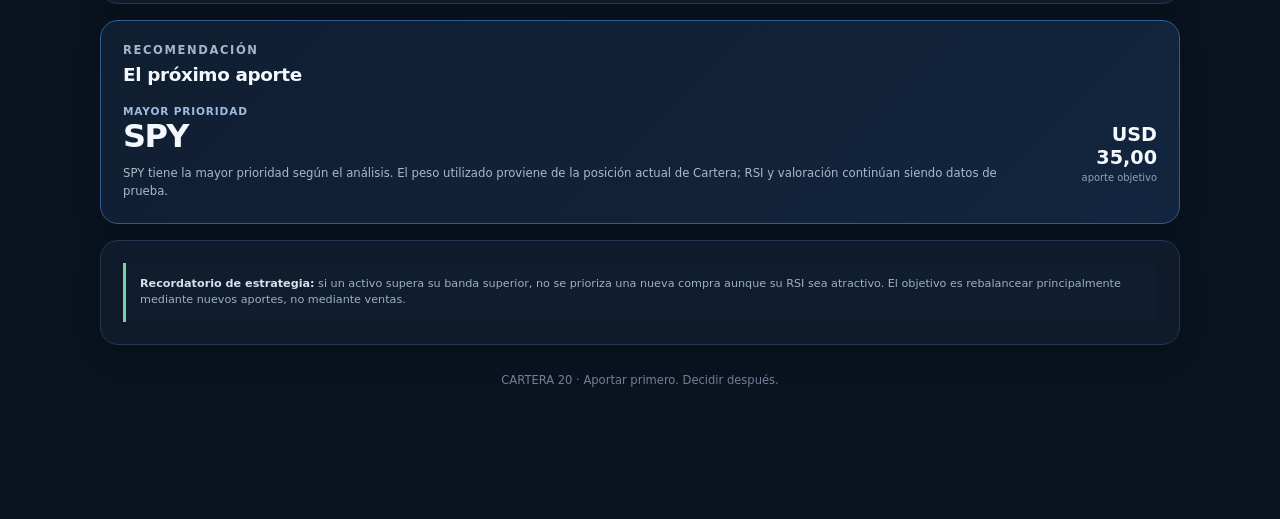
<file: decision.html>
<!DOCTYPE html>
<html lang="es">
<head>
  <meta charset="UTF-8">
  <meta name="viewport" content="width=device-width, initial-scale=1.0">
  <meta name="theme-color" content="#0a1320">
  <title>CARTERA 20 · Decisión</title>
  <link rel="stylesheet" href="style.css">
  <style>
    .decision-hero{padding:24px;margin-bottom:16px;border:1px solid #294a77;border-radius:20px;background:linear-gradient(135deg,#101e31 0%,#10243e 100%);box-shadow:var(--shadow)}
    .decision-hero-grid{display:flex;align-items:end;justify-content:space-between;gap:18px}.decision-kicker{color:#9fbce0;font-size:.68rem;font-weight:800;letter-spacing:.1em;text-transform:uppercase;margin:0 0 8px}.decision-title{font-size:clamp(1.8rem,6vw,2.7rem);line-height:1.05;margin:0;letter-spacing:-.04em}.decision-sub{color:var(--muted);font-size:.76rem;line-height:1.5;margin:9px 0 0}.decision-amount{text-align:right}.decision-amount strong{display:block;font-size:1.75rem;letter-spacing:-.04em}.decision-amount span{color:var(--muted);font-size:.68rem}
    .decision-note{margin-top:18px;padding:12px 14px;border:1px solid #213752;border-radius:13px;background:#0d1928;color:#91a8c2;font-size:.72rem;line-height:1.45}
    .ranking{display:grid;gap:12px}.asset-decision{padding:17px;border:1px solid #213650;border-radius:17px;background:var(--surface-2)}.asset-top{display:grid;grid-template-columns:1fr auto;gap:12px;align-items:center}.asset-name strong{font-size:1rem}.asset-name span{display:block;color:var(--muted);font-size:.67rem;margin-top:3px}.score{text-align:right}.score strong{display:block;font-size:1.45rem;line-height:1}.score span{color:#9fbce0;font-size:.62rem}.priority{display:inline-block;margin-top:9px;padding:5px 8px;border-radius:999px;font-size:.62rem;font-weight:800;background:#1a3150;color:#9fbce0}.priority.high{background:#183426;color:#9ce3bd}.priority.low{background:#252b35;color:#8798ad}.score-track{height:6px;margin:14px 0;border-radius:99px;background:#17273a;overflow:hidden}.score-fill{height:100%;border-radius:inherit;background:#71d6a0}.score-breakdown{display:grid;grid-template-columns:repeat(3,1fr);gap:8px}.score-part{padding:9px;border:1px solid #263d59;border-radius:11px}.score-part span{display:block;color:var(--muted);font-size:.58rem;margin-bottom:4px}.score-part strong{font-size:.78rem}.reason{margin:11px 0 0;color:#a7b7ca;font-size:.7rem;line-height:1.45}.reason b{color:#d5dfeb}
    .recommendation{border:1px solid #315b96;background:linear-gradient(135deg,#101e31 0%,#12253e 100%)}.recommendation .rec-main{display:flex;justify-content:space-between;gap:16px;align-items:center}.rec-ticker{font-size:2rem;font-weight:800;letter-spacing:-.05em}.rec-label{color:#9fbce0;font-size:.66rem;font-weight:800;letter-spacing:.08em;text-transform:uppercase}.rec-copy{margin:10px 0 0;color:#aab9ca;font-size:.73rem;line-height:1.5}.rec-amount{font-size:1.2rem;font-weight:800;text-align:right}.rec-amount span{display:block;color:var(--muted);font-size:.62rem;font-weight:500;margin-top:3px}.strategy-note{padding:13px 14px;border-left:3px solid #71d6a0;background:#101d2f;color:#9db0c5;font-size:.7rem;line-height:1.5;border-radius:0 10px 10px 0}.strategy-note strong{color:#d6e1ec}
    @media(max-width:480px){.decision-hero-grid{align-items:flex-start;flex-direction:column}.decision-amount{text-align:left}.score-breakdown{grid-template-columns:repeat(3,1fr)}.rec-main{flex-direction:column!important;align-items:flex-start!important}.rec-amount{text-align:left}}
  </style>
</head>
<body>
<main class="app-shell">
  <header class="topbar"><div><p class="eyebrow">ANÁLISIS DE CARTERA</p><h1>La <span>decisión</span></h1><p class="tagline">La estrategia analiza. Vos decidís.</p></div><a class="icon-button back-button" href="index.html" aria-label="Volver al inicio" title="Volver al inicio">←</a></header>
  <section class="decision-hero"><div class="decision-hero-grid"><div><p class="decision-kicker">PRÓXIMO APORTE · OBJETIVO DEL PLAN</p><h2 class="decision-title">¿Dónde aportar este mes?</h2><p class="decision-sub">El ranking combina necesidad de cartera, RSI y valoración. La asignación estratégica tiene prioridad.</p></div><div class="decision-amount"><strong id="decision-target">USD 35</strong><span>aporte objetivo</span></div></div><div class="decision-note">Este análisis no intenta predecir el mercado. Busca orientar el próximo aporte sin alterar la estrategia ni convertir la cartera en una herramienta de trading.</div></section>
  <section class="panel"><div class="panel-heading"><div><p class="section-label">RANKING</p><h2>Prioridad de aporte</h2></div><span class="status neutral">Pesos de cartera · señales de prueba</span></div><div id="ranking" class="ranking"></div></section>
  <section class="panel recommendation"><div class="panel-heading"><div><p class="section-label">RECOMENDACIÓN</p><h2>El próximo aporte</h2></div></div><div class="rec-main"><div><div class="rec-label">Mayor prioridad</div><div id="rec-ticker" class="rec-ticker">SPY</div><p id="rec-copy" class="rec-copy">Es el activo con mayor prioridad según el análisis.</p></div><div id="rec-amount" class="rec-amount">USD 35<span>aporte objetivo</span></div></div></section>
  <section class="panel"><div class="strategy-note"><strong>Recordatorio de estrategia:</strong> si un activo supera su banda superior, no se prioriza una nueva compra aunque su RSI sea atractivo. El objetivo es rebalancear principalmente mediante nuevos aportes, no mediante ventas.</div></section>
  <footer><p>CARTERA 20 · Aportar primero. Decidir después.</p></footer>
</main>
<nav class="bottom-nav" aria-label="Navegación principal"><a class="nav-item" href="index.html"><span class="nav-icon">⌂</span><span>Inicio</span></a><a class="nav-item" href="cartera.html"><span class="nav-icon">◔</span><span>Cartera</span></a><a class="nav-item" href="aportes.html"><span class="nav-icon">▱</span><span>Aportes</span></a><a class="nav-item active" href="decision.html"><span class="nav-icon">◎</span><span>Decisión</span></a><a class="nav-item" href="#"><span class="nav-icon">•••</span><span>Más</span></a></nav>
<script>
(() => {
  const TARGET = 35;
  const PORTFOLIO_KEY = 'cartera20_cartera_prueba_v1';
  const strategy = [
    {ticker:'SPY',name:'S&P 500',target:60,lower:55,upper:65,rsi:20,valuation:20,reason:'está por encima de su banda superior. Aunque RSI y valoración sean muy atractivos, la necesidad de cartera es nula y no se prioriza con nuevos aportes.'},
    {ticker:'BRKB',name:'Berkshire Hathaway',target:15,lower:12,upper:18,rsi:13,valuation:15,reason:'presenta necesidad de asignación y una señal complementaria razonable.'},
    {ticker:'O',name:'Realty Income',target:10,lower:8,upper:12,rsi:11,valuation:10,reason:'mantiene una necesidad moderada dentro de la distribución objetivo.'},
    {ticker:'VEA',name:'Mercados desarrollados',target:10,lower:8,upper:12,rsi:9,valuation:8,reason:'está por encima de su banda superior, por lo que no se prioriza con nuevos aportes.'},
    {ticker:'SMH',name:'Semiconductores',target:5,lower:3,upper:7,rsi:3,valuation:8,reason:'está por encima de su banda superior y no es prioritario dentro de la distribución estratégica.'}
  ];
  let portfolio = null;
  try { portfolio = JSON.parse(localStorage.getItem(PORTFOLIO_KEY) || 'null'); } catch (_) {}
  const assets = strategy.map(s => {
    const current = portfolio?.assets?.find(a => a.ticker === s.ticker);
    return {...s,weight: current ? current.weight : null};
  });
  const portfolioScore = asset => {
    if (asset.weight === null) return 0;
    if (asset.weight > asset.upper) return 0;
    if (asset.weight < asset.lower) {
      const deficit = Math.min(asset.target - asset.weight, asset.target);
      return Math.max(0, Math.min(60, Math.round(30 + deficit * 2.5)));
    }
    const distance = Math.abs(asset.target - asset.weight);
    return Math.max(5, Math.min(45, Math.round(30 + distance * 1.5)));
  };
  const scoreAssets = assets.map(asset => { const portfolioScoreValue = portfolioScore(asset); return {...asset,portfolioScore:portfolioScoreValue,total:portfolioScoreValue+asset.rsi+asset.valuation}; }).sort((a,b)=>b.total-a.total);
  const priorityLabel = score => score>=75?['Prioridad alta','high']:score>=55?['Buena oportunidad','']:score>=35?['Prioridad media','']:score>=20?['Baja prioridad','low']:['No priorizar','low'];
  const money = value => new Intl.NumberFormat('es-AR',{minimumFractionDigits:2,maximumFractionDigits:2}).format(value);
  document.getElementById('decision-target').textContent = `USD ${money(TARGET)}`;
  document.getElementById('rec-amount').innerHTML = `USD ${money(TARGET)}<span>aporte objetivo</span>`;
  document.getElementById('ranking').innerHTML = scoreAssets.map(asset => {
    const [label,cls] = priorityLabel(asset.total);
    const noData = asset.weight === null;
    const reason = noData ? 'No hay posición disponible en Cartera para este activo.' : (asset.weight > asset.upper ? `${asset.reason} Aunque RSI o valoración fueran atractivos, la banda estratégica tiene prioridad.` : asset.reason);
    return `<article class="asset-decision"><div class="asset-top"><div class="asset-name"><strong>${asset.ticker}</strong><span>${asset.name} · Peso ${noData ? '—' : asset.weight.toFixed(2).replace('.',',')+'%'} · Objetivo ${asset.target}% · banda ${asset.lower}–${asset.upper}%</span><span class="priority ${cls}">${label}</span></div><div class="score"><strong>${asset.total}</strong><span>/ 100</span></div></div><div class="score-track"><div class="score-fill" style="width:${asset.total}%"></div></div><div class="score-breakdown"><div class="score-part"><span>Cartera</span><strong>${asset.portfolioScore} / 60</strong></div><div class="score-part"><span>RSI</span><strong>${asset.rsi} / 20</strong></div><div class="score-part"><span>Valoración</span><strong>${asset.valuation} / 20</strong></div></div><p class="reason"><b>Por qué:</b> ${reason}</p></article>`;
  }).join('');
  const winner = scoreAssets[0];
  document.getElementById('rec-ticker').textContent = winner.ticker;
  document.getElementById('rec-copy').textContent = `${winner.ticker} tiene la mayor prioridad según el análisis. El peso utilizado proviene de la posición actual de Cartera; RSI y valoración continúan siendo datos de prueba.`;
})();
</script>
</body>
</html>
</file>
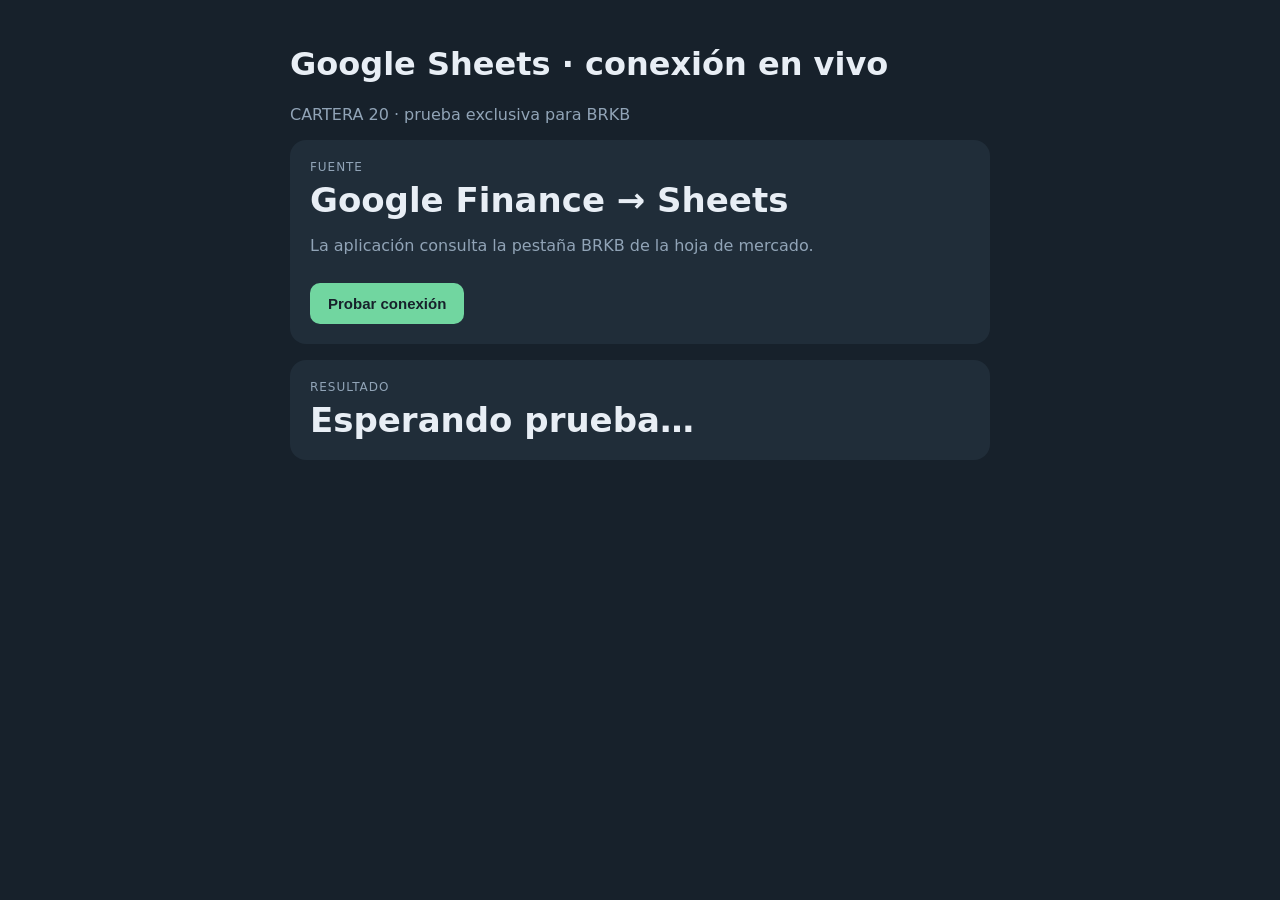
<file: test-google-live-brkb.html>
<!doctype html>
<html lang="es">
<head>
  <meta charset="utf-8">
  <meta name="viewport" content="width=device-width, initial-scale=1">
  <title>Prueba Google Sheets · BRKB · CARTERA 20</title>
  <style>
    body{font-family:system-ui,sans-serif;background:#17212b;color:#e8eef5;padding:24px;max-width:700px;margin:auto}
    .card{background:#202d39;border-radius:16px;padding:20px;margin-top:16px}
    .label{color:#91a4b7;font-size:12px;letter-spacing:.08em}.value{font-size:34px;font-weight:700;margin-top:6px}.ok{color:#71d6a0}.error{color:#f29b9b}.muted{color:#91a4b7}.row{display:flex;justify-content:space-between;gap:16px;padding:9px 0;border-bottom:1px solid #344654}.row:last-child{border-bottom:0}.row strong{font-weight:600}
    button{margin-top:12px;padding:12px 18px;border:0;border-radius:10px;background:#71d6a0;color:#17212b;font-weight:700;font-size:15px}
  </style>
</head>
<body>
  <h1>Google Sheets · conexión en vivo</h1>
  <p class="muted">CARTERA 20 · prueba exclusiva para BRKB</p>

  <div class="card">
    <div class="label">FUENTE</div>
    <div class="value">Google Finance → Sheets</div>
    <p class="muted">La aplicación consulta la pestaña BRKB de la hoja de mercado.</p>
    <button id="probar" type="button">Probar conexión</button>
  </div>

  <div class="card">
    <div class="label">RESULTADO</div>
    <div id="estado" class="value">Esperando prueba…</div>
    <div id="detalle" class="muted"></div>
    <div id="datos" hidden></div>
  </div>

  <script src="market-data.js?v=5"></script>
  <script>
    const SPREADSHEET_ID = '1oVR-CTWE5VmIoy1ly_fJrcrT6ZgtJLllUQBp6iGarv4';
    const SHEET_NAME = 'BRKB';

    function extraerRespuestaGoogle(texto) {
      const inicio = texto.indexOf('{');
      const fin = texto.lastIndexOf('}');
      if (inicio < 0 || fin < inicio) throw new Error('Respuesta de Google no reconocida.');
      return JSON.parse(texto.slice(inicio, fin + 1));
    }

    function normalizarFecha(valor) {
      const texto = String(valor || '').trim();
      const match = texto.match(/^Date\((\d+),(\d+),(\d+)/);
      if (match) {
        const anio = Number(match[1]);
        const mes = Number(match[2]) + 1;
        const dia = Number(match[3]);
        return `${String(dia).padStart(2,'0')}/${String(mes).padStart(2,'0')}/${anio}`;
      }
      return texto;
    }

    async function obtenerHistorico() {
      const url = `https://docs.google.com/spreadsheets/d/${SPREADSHEET_ID}/gviz/tq?tqx=out:json&sheet=${encodeURIComponent(SHEET_NAME)}`;
      const respuesta = await fetch(url, { cache: 'no-store' });
      if (!respuesta.ok) throw new Error(`Google respondió HTTP ${respuesta.status}.`);
      const texto = await respuesta.text();
      const json = extraerRespuestaGoogle(texto);
      const filas = json.table && json.table.rows ? json.table.rows : [];

      return filas.map(fila => {
        const c = fila.c || [];
        const fechaRaw = c[0] && c[0].v != null ? String(c[0].v) : '';
        const cierre = c[1] && c[1].v != null ? Number(c[1].v) : null;
        return Number.isFinite(cierre) && cierre > 0
          ? { date: normalizarFecha(fechaRaw), close: cierre }
          : null;
      }).filter(Boolean);
    }

    document.getElementById('probar').addEventListener('click', async () => {
      const estado = document.getElementById('estado');
      const detalle = document.getElementById('detalle');
      const datos = document.getElementById('datos');
      estado.className = 'value';
      estado.textContent = 'Consultando…';
      detalle.textContent = '';
      datos.hidden = true;

      try {
        const historico = await obtenerHistorico();
        if (!historico.length) throw new Error('Google respondió, pero no llegaron cierres válidos.');
        const rsi = window.Cartera20MarketData.calcularRSI(historico);
        const primero = historico[0];
        const ultimo = historico[historico.length - 1];

        estado.textContent = rsi.status === 'ok' ? `RSI-14 · ${rsi.value.toFixed(2)}` : 'Datos insuficientes';
        estado.className = `value ${rsi.status === 'ok' ? 'ok' : ''}`;
        detalle.textContent = rsi.status === 'ok' ? 'Conexión y cálculo validados.' : 'La conexión funciona, pero todavía no hay suficientes cierres para RSI-14.';
        datos.hidden = false;
        datos.innerHTML = `
          <div class="row"><span>Activo</span><strong>BRKB</strong></div>
          <div class="row"><span>Cierres recibidos</span><strong>${historico.length}</strong></div>
          <div class="row"><span>Variaciones</span><strong>${Math.max(0, historico.length - 1)}</strong></div>
          <div class="row"><span>Primer cierre</span><strong>${primero.date} · ${primero.close.toLocaleString('es-AR')}</strong></div>
          <div class="row"><span>Último cierre</span><strong>${ultimo.date} · ${ultimo.close.toLocaleString('es-AR')}</strong></div>
          <div class="row"><span>Fuente</span><strong>Google Sheets / Google Finance</strong></div>
        `;
      } catch (error) {
        estado.textContent = 'No conectado';
        estado.className = 'value error';
        detalle.textContent = error.message || 'Error desconocido al consultar Google Sheets.';
      }
    });
  </script>
</body>
</html>
</file>
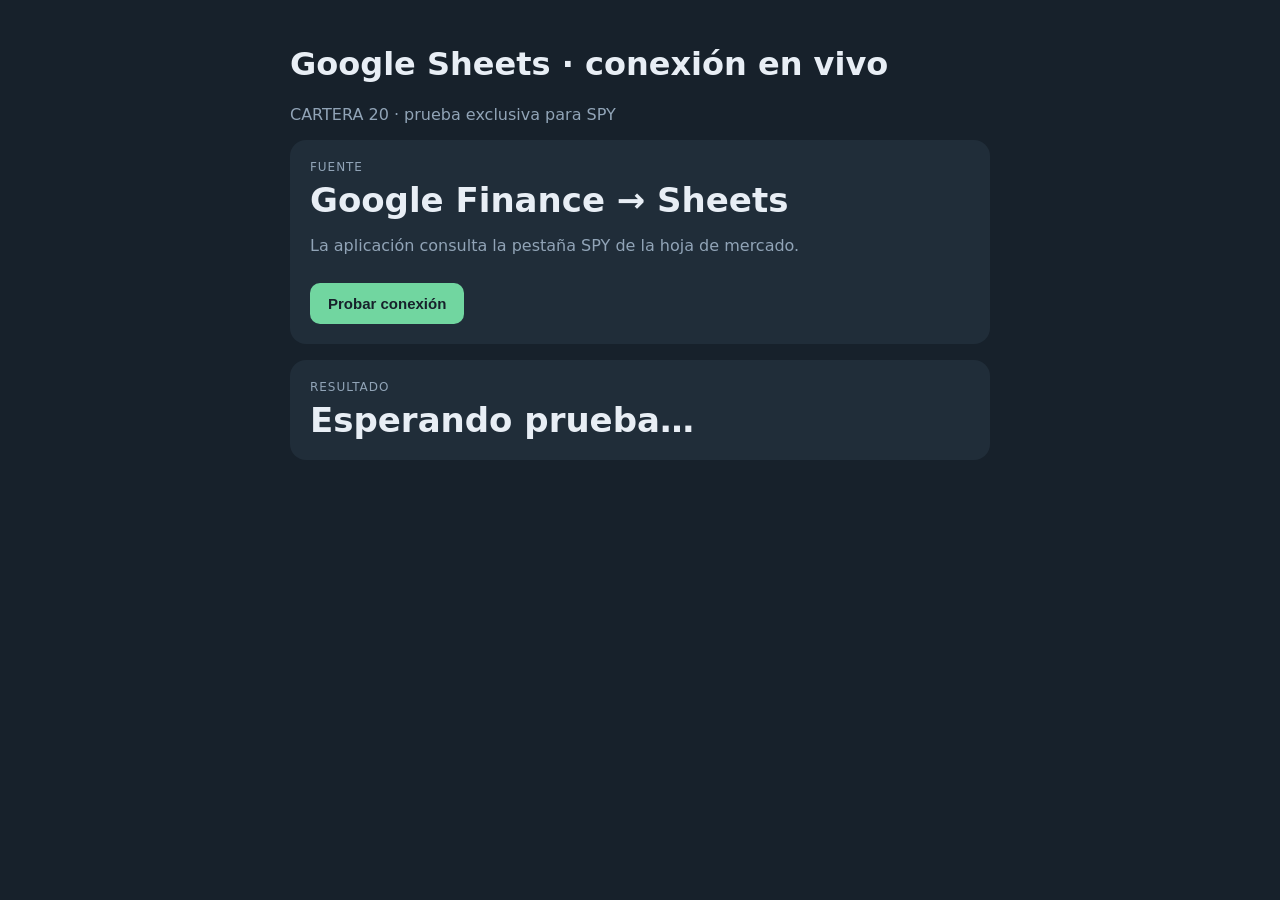
<file: test-google-live.html>
<!doctype html>
<html lang="es">
<head>
  <meta charset="utf-8">
  <meta name="viewport" content="width=device-width, initial-scale=1">
  <title>Prueba Google Sheets en vivo · CARTERA 20</title>
  <style>
    body{font-family:system-ui,sans-serif;background:#17212b;color:#e8eef5;padding:24px;max-width:700px;margin:auto}
    .card{background:#202d39;border-radius:16px;padding:20px;margin-top:16px}
    .label{color:#91a4b7;font-size:12px;letter-spacing:.08em}.value{font-size:34px;font-weight:700;margin-top:6px}.ok{color:#71d6a0}.error{color:#f29b9b}.muted{color:#91a4b7}.row{display:flex;justify-content:space-between;gap:16px;padding:9px 0;border-bottom:1px solid #344654}.row:last-child{border-bottom:0}.row strong{font-weight:600}
    button{margin-top:12px;padding:12px 18px;border:0;border-radius:10px;background:#71d6a0;color:#17212b;font-weight:700;font-size:15px}
  </style>
</head>
<body>
  <h1>Google Sheets · conexión en vivo</h1>
  <p class="muted">CARTERA 20 · prueba exclusiva para SPY</p>

  <div class="card">
    <div class="label">FUENTE</div>
    <div class="value">Google Finance → Sheets</div>
    <p class="muted">La aplicación consulta la pestaña SPY de la hoja de mercado.</p>
    <button id="probar" type="button">Probar conexión</button>
  </div>

  <div class="card">
    <div class="label">RESULTADO</div>
    <div id="estado" class="value">Esperando prueba…</div>
    <div id="detalle" class="muted"></div>
    <div id="datos" hidden></div>
  </div>

  <script src="market-data.js?v=5"></script>
  <script>
    const SPREADSHEET_ID = '1oVR-CTWE5VmIoy1ly_fJrcrT6ZgtJLllUQBp6iGarv4';
    const SHEET_NAME = 'SPY';

    function extraerRespuestaGoogle(texto) {
      const inicio = texto.indexOf('{');
      const fin = texto.lastIndexOf('}');
      if (inicio < 0 || fin < inicio) throw new Error('Respuesta de Google no reconocida.');
      return JSON.parse(texto.slice(inicio, fin + 1));
    }

    // Google Visualization devuelve las fechas como Date(año,mes,día),
    // con mes indexado desde 0. Las normalizamos a DD/MM/AAAA para la UI.
    function normalizarFecha(valor) {
      const texto = String(valor || '').trim();
      const match = texto.match(/^Date\((\d+),(\d+),(\d+)/);
      if (match) {
        const anio = Number(match[1]);
        const mes = Number(match[2]) + 1;
        const dia = Number(match[3]);
        return `${String(dia).padStart(2,'0')}/${String(mes).padStart(2,'0')}/${anio}`;
      }
      return texto;
    }

    async function obtenerSPY() {
      const url = `https://docs.google.com/spreadsheets/d/${SPREADSHEET_ID}/gviz/tq?tqx=out:json&sheet=${encodeURIComponent(SHEET_NAME)}`;
      const respuesta = await fetch(url, { cache: 'no-store' });
      if (!respuesta.ok) throw new Error(`Google respondió HTTP ${respuesta.status}.`);
      const texto = await respuesta.text();
      const json = extraerRespuestaGoogle(texto);
      const filas = json.table && json.table.rows ? json.table.rows : [];

      const historico = filas.map(fila => {
        const c = fila.c || [];
        const fechaRaw = c[0] && c[0].v != null ? String(c[0].v) : '';
        const cierre = c[1] && c[1].v != null ? Number(c[1].v) : null;
        return Number.isFinite(cierre) && cierre > 0
          ? { date: normalizarFecha(fechaRaw), close: cierre }
          : null;
      }).filter(Boolean);

      return { historico, url };
    }

    document.getElementById('probar').addEventListener('click', async () => {
      const estado = document.getElementById('estado');
      const detalle = document.getElementById('detalle');
      const datos = document.getElementById('datos');
      estado.className = 'value';
      estado.textContent = 'Consultando…';
      detalle.textContent = '';
      datos.hidden = true;

      try {
        const resultado = await obtenerSPY();
        const historico = resultado.historico;
        const rsi = window.Cartera20MarketData.calcularRSI(historico);
        const ultimo = historico[historico.length - 1];
        const primero = historico[0];

        if (!historico.length) throw new Error('Google respondió, pero no llegaron cierres válidos.');

        estado.textContent = rsi.status === 'ok' ? `RSI-14 · ${rsi.value.toFixed(2)}` : 'Datos insuficientes';
        estado.className = `value ${rsi.status === 'ok' ? 'ok' : ''}`;
        detalle.textContent = rsi.status === 'ok'
          ? 'Conexión y cálculo validados.'
          : 'La conexión funciona, pero todavía no hay suficientes cierres para RSI-14.';

        datos.hidden = false;
        datos.innerHTML = `
          <div class="row"><span>Activo</span><strong>SPY</strong></div>
          <div class="row"><span>Cierres recibidos</span><strong>${historico.length}</strong></div>
          <div class="row"><span>Variaciones</span><strong>${Math.max(0, historico.length - 1)}</strong></div>
          <div class="row"><span>Primer cierre</span><strong>${primero.date} · ${primero.close.toLocaleString('es-AR')}</strong></div>
          <div class="row"><span>Último cierre</span><strong>${ultimo.date} · ${ultimo.close.toLocaleString('es-AR')}</strong></div>
          <div class="row"><span>Fuente</span><strong>Google Sheets / Google Finance</strong></div>
        `;
      } catch (error) {
        estado.textContent = 'No conectado';
        estado.className = 'value error';
        detalle.textContent = error.message || 'Error desconocido al consultar Google Sheets.';
      }
    });
  </script>
</body>
</html>
</file>
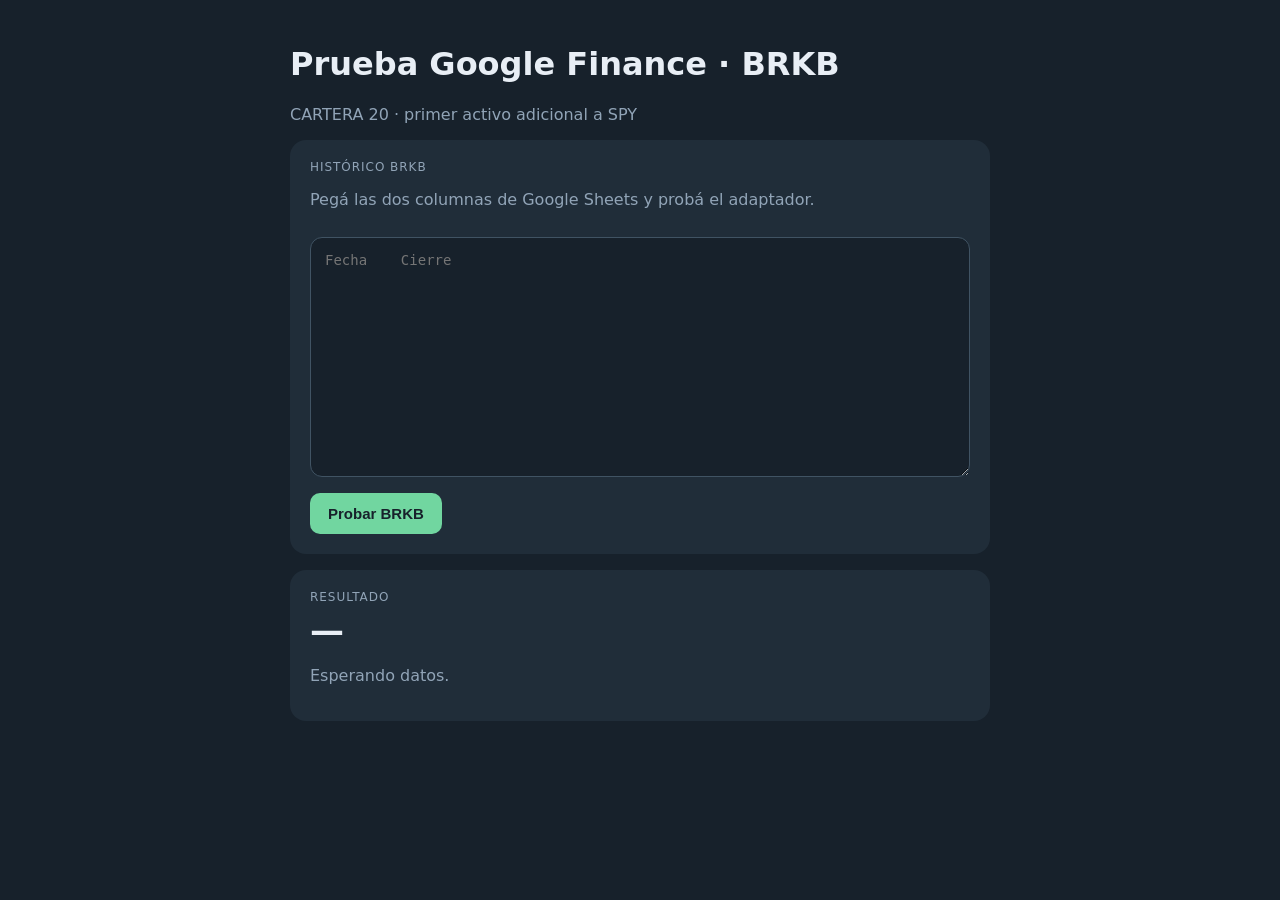
<file: test-google-provider-brkb.html>
<!doctype html>
<html lang="es">
<head>
  <meta charset="utf-8">
  <meta name="viewport" content="width=device-width, initial-scale=1">
  <title>Prueba Google Finance · BRKB · CARTERA 20</title>
  <style>
    body{font-family:system-ui,sans-serif;background:#17212b;color:#e8eef5;padding:24px;max-width:700px;margin:auto}
    .card{background:#202d39;border-radius:16px;padding:20px;margin-top:16px}
    .label{color:#91a4b7;font-size:12px;letter-spacing:.08em}.value{font-size:34px;font-weight:700;margin-top:6px}.ok{color:#71d6a0}.muted{color:#91a4b7}
    textarea{width:100%;box-sizing:border-box;min-height:240px;margin-top:12px;padding:14px;border:1px solid #405363;border-radius:12px;background:#17212b;color:#e8eef5;font:14px monospace}
    button{margin-top:12px;padding:12px 18px;border:0;border-radius:10px;background:#71d6a0;color:#17212b;font-weight:700;font-size:15px}
  </style>
</head>
<body>
  <h1>Prueba Google Finance · BRKB</h1>
  <p class="muted">CARTERA 20 · primer activo adicional a SPY</p>
  <div class="card">
    <div class="label">HISTÓRICO BRKB</div>
    <p class="muted">Pegá las dos columnas de Google Sheets y probá el adaptador.</p>
    <textarea id="datos" placeholder="Fecha    Cierre"></textarea>
    <button id="probar" type="button">Probar BRKB</button>
  </div>
  <div class="card">
    <div class="label">RESULTADO</div>
    <div id="resultado" class="value">—</div>
    <p id="detalle" class="muted">Esperando datos.</p>
  </div>
  <script src="market-data.js?v=3"></script>
  <script>
    document.getElementById('probar').addEventListener('click', async () => {
      const texto = document.getElementById('datos').value;
      const proveedor = window.Cartera20MarketData.crearProveedorGoogleSheets({ BRKB: texto });
      const quote = await proveedor.getQuote('BRKB');
      const history = await proveedor.getHistory('BRKB');
      const rsi = window.Cartera20MarketData.calcularRSI(history.data);
      const resultadoEl = document.getElementById('resultado');
      const detalleEl = document.getElementById('detalle');
      if (!history.data.length) {
        resultadoEl.textContent = 'Sin datos';
        detalleEl.textContent = 'No se pudieron interpretar cierres.';
        return;
      }
      resultadoEl.textContent = rsi.status === 'ok' ? rsi.value.toFixed(2) : 'Datos insuficientes';
      resultadoEl.className = `value ${rsi.status === 'ok' ? 'ok' : ''}`;
      const first = history.data[0];
      const last = history.data[history.data.length - 1];
      detalleEl.textContent = `BRKB: $${quote.price.toLocaleString('es-AR')} · ${history.data.length} cierres · ${rsi.periods} variaciones · desde ${first.date} ($${first.close.toLocaleString('es-AR')}) · hasta ${last.date} ($${last.close.toLocaleString('es-AR')})`;
    });
  </script>
</body>
</html>
</file>
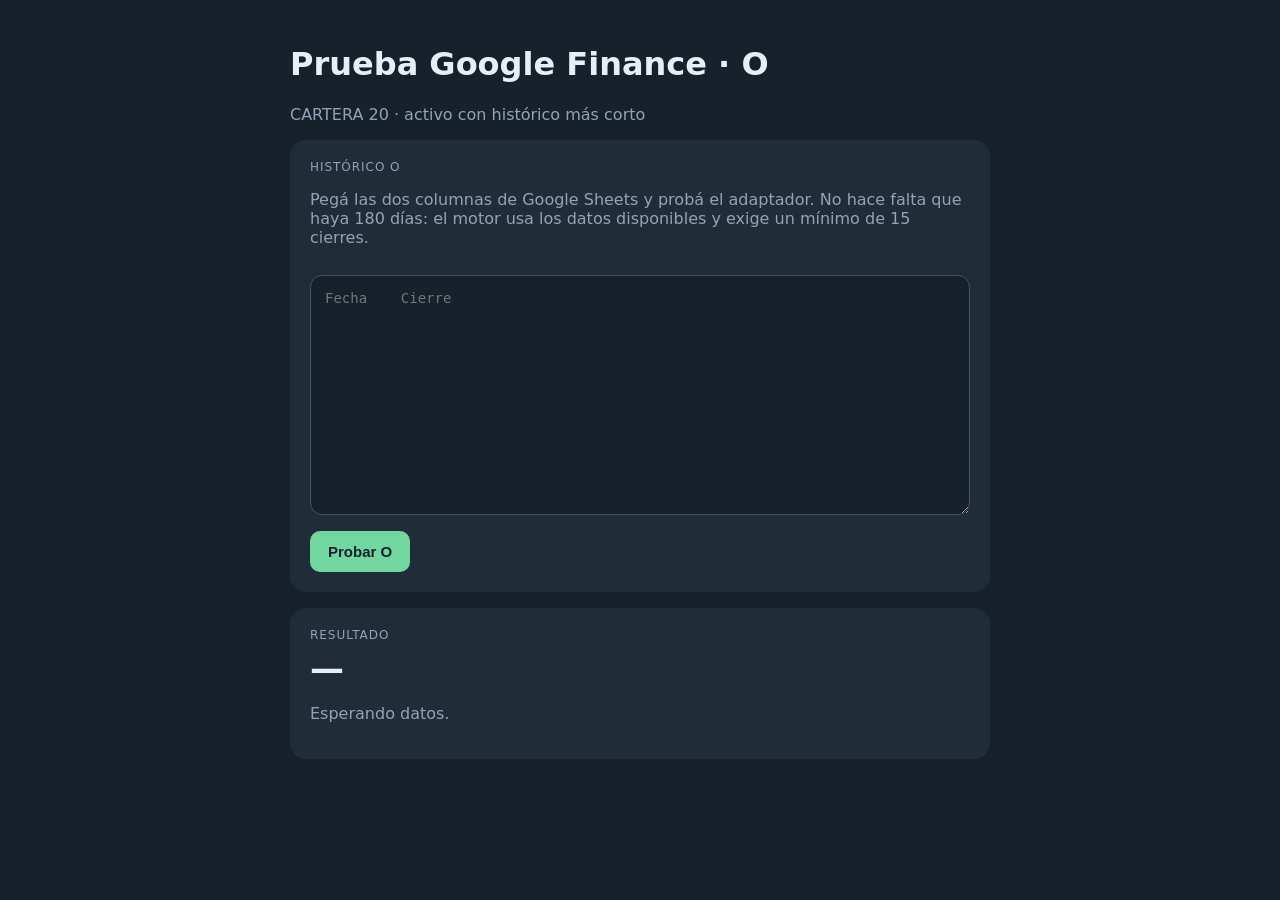
<file: test-google-provider-o.html>
<!doctype html>
<html lang="es">
<head>
  <meta charset="utf-8">
  <meta name="viewport" content="width=device-width, initial-scale=1">
  <title>Prueba Google Finance · O · CARTERA 20</title>
  <style>
    body{font-family:system-ui,sans-serif;background:#17212b;color:#e8eef5;padding:24px;max-width:700px;margin:auto}
    .card{background:#202d39;border-radius:16px;padding:20px;margin-top:16px}
    .label{color:#91a4b7;font-size:12px;letter-spacing:.08em}.value{font-size:34px;font-weight:700;margin-top:6px}.ok{color:#71d6a0}.muted{color:#91a4b7}
    textarea{width:100%;box-sizing:border-box;min-height:240px;margin-top:12px;padding:14px;border:1px solid #405363;border-radius:12px;background:#17212b;color:#e8eef5;font:14px monospace}
    button{margin-top:12px;padding:12px 18px;border:0;border-radius:10px;background:#71d6a0;color:#17212b;font-weight:700;font-size:15px}
  </style>
</head>
<body>
  <h1>Prueba Google Finance · O</h1>
  <p class="muted">CARTERA 20 · activo con histórico más corto</p>
  <div class="card">
    <div class="label">HISTÓRICO O</div>
    <p class="muted">Pegá las dos columnas de Google Sheets y probá el adaptador. No hace falta que haya 180 días: el motor usa los datos disponibles y exige un mínimo de 15 cierres.</p>
    <textarea id="datos" placeholder="Fecha    Cierre"></textarea>
    <button id="probar" type="button">Probar O</button>
  </div>
  <div class="card">
    <div class="label">RESULTADO</div>
    <div id="resultado" class="value">—</div>
    <p id="detalle" class="muted">Esperando datos.</p>
  </div>
  <script src="market-data.js?v=5"></script>
  <script>
    document.getElementById('probar').addEventListener('click', async () => {
      const texto = document.getElementById('datos').value;
      const proveedor = window.Cartera20MarketData.crearProveedorGoogleSheets({ O: texto });
      const quote = await proveedor.getQuote('O');
      const history = await proveedor.getHistory('O');
      const rsi = window.Cartera20MarketData.calcularRSI(history.data);
      const resultadoEl = document.getElementById('resultado');
      const detalleEl = document.getElementById('detalle');
      if (!history.data.length) {
        resultadoEl.textContent = 'Sin datos';
        detalleEl.textContent = 'No se pudieron interpretar cierres.';
        return;
      }
      resultadoEl.textContent = rsi.status === 'ok' ? rsi.value.toFixed(2) : 'Datos insuficientes';
      resultadoEl.className = `value ${rsi.status === 'ok' ? 'ok' : ''}`;
      const first = history.data[0];
      const last = history.data[history.data.length - 1];
      detalleEl.textContent = `O: $${quote.price.toLocaleString('es-AR')} · ${history.data.length} cierres · ${rsi.periods} variaciones · desde ${first.date} ($${first.close.toLocaleString('es-AR')}) · hasta ${last.date} ($${last.close.toLocaleString('es-AR')})`;
    });
  </script>
</body>
</html>
</file>
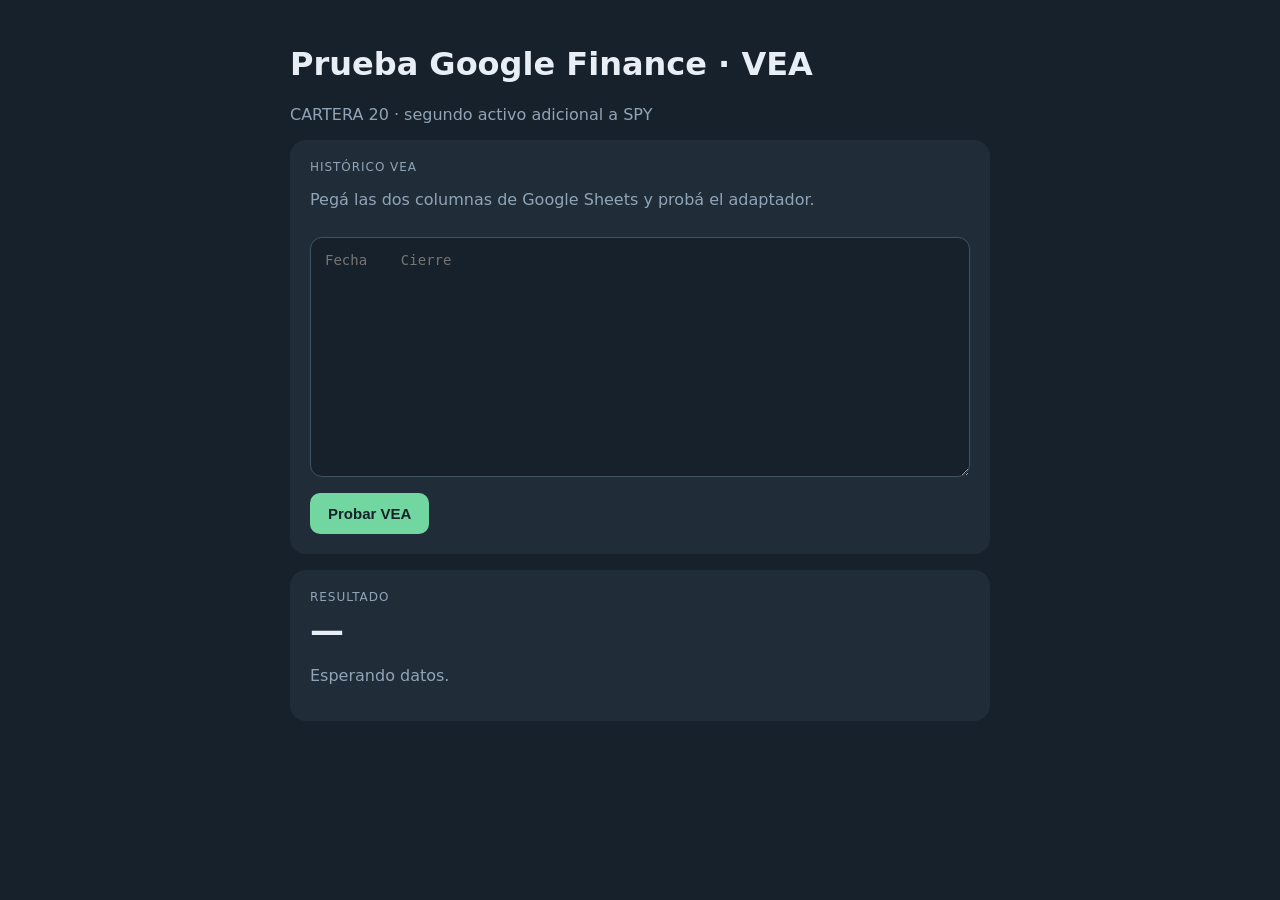
<file: test-google-provider-vea.html>
<!doctype html>
<html lang="es">
<head>
  <meta charset="utf-8">
  <meta name="viewport" content="width=device-width, initial-scale=1">
  <title>Prueba Google Finance · VEA · CARTERA 20</title>
  <style>
    body{font-family:system-ui,sans-serif;background:#17212b;color:#e8eef5;padding:24px;max-width:700px;margin:auto}
    .card{background:#202d39;border-radius:16px;padding:20px;margin-top:16px}
    .label{color:#91a4b7;font-size:12px;letter-spacing:.08em}.value{font-size:34px;font-weight:700;margin-top:6px}.ok{color:#71d6a0}.muted{color:#91a4b7}
    textarea{width:100%;box-sizing:border-box;min-height:240px;margin-top:12px;padding:14px;border:1px solid #405363;border-radius:12px;background:#17212b;color:#e8eef5;font:14px monospace}
    button{margin-top:12px;padding:12px 18px;border:0;border-radius:10px;background:#71d6a0;color:#17212b;font-weight:700;font-size:15px}
  </style>
</head>
<body>
  <h1>Prueba Google Finance · VEA</h1>
  <p class="muted">CARTERA 20 · segundo activo adicional a SPY</p>
  <div class="card">
    <div class="label">HISTÓRICO VEA</div>
    <p class="muted">Pegá las dos columnas de Google Sheets y probá el adaptador.</p>
    <textarea id="datos" placeholder="Fecha    Cierre"></textarea>
    <button id="probar" type="button">Probar VEA</button>
  </div>
  <div class="card">
    <div class="label">RESULTADO</div>
    <div id="resultado" class="value">—</div>
    <p id="detalle" class="muted">Esperando datos.</p>
  </div>
  <script src="market-data.js?v=4"></script>
  <script>
    document.getElementById('probar').addEventListener('click', async () => {
      const texto = document.getElementById('datos').value;
      const proveedor = window.Cartera20MarketData.crearProveedorGoogleSheets({ VEA: texto });
      const quote = await proveedor.getQuote('VEA');
      const history = await proveedor.getHistory('VEA');
      const rsi = window.Cartera20MarketData.calcularRSI(history.data);
      const resultadoEl = document.getElementById('resultado');
      const detalleEl = document.getElementById('detalle');
      if (!history.data.length) {
        resultadoEl.textContent = 'Sin datos';
        detalleEl.textContent = 'No se pudieron interpretar cierres.';
        return;
      }
      resultadoEl.textContent = rsi.status === 'ok' ? rsi.value.toFixed(2) : 'Datos insuficientes';
      resultadoEl.className = `value ${rsi.status === 'ok' ? 'ok' : ''}`;
      const first = history.data[0];
      const last = history.data[history.data.length - 1];
      detalleEl.textContent = `VEA: $${quote.price.toLocaleString('es-AR')} · ${history.data.length} cierres · ${rsi.periods} variaciones · desde ${first.date} ($${first.close.toLocaleString('es-AR')}) · hasta ${last.date} ($${last.close.toLocaleString('es-AR')})`;
    });
  </script>
</body>
</html>
</file>
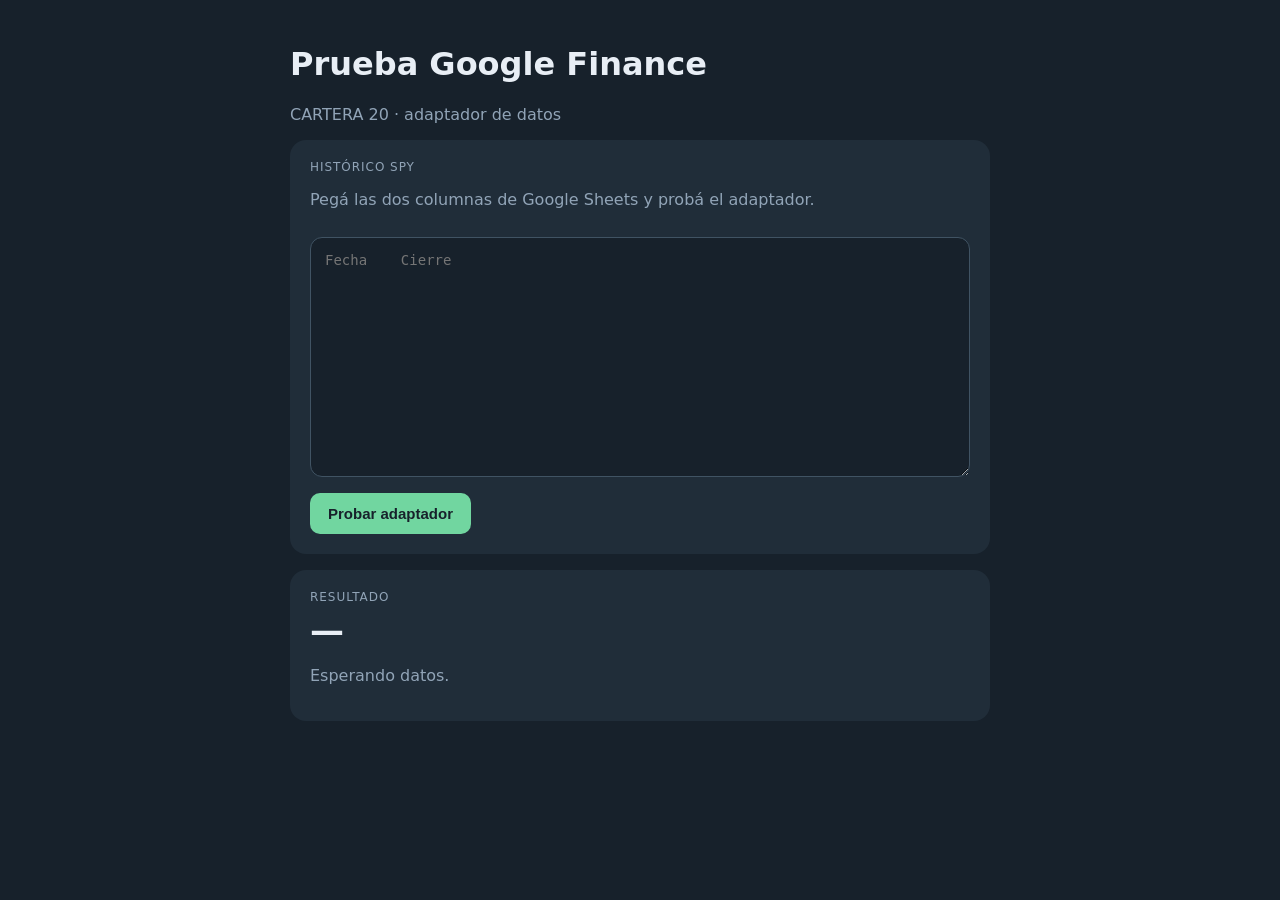
<file: test-google-provider.html>
<!doctype html>
<html lang="es">
<head>
  <meta charset="utf-8">
  <meta name="viewport" content="width=device-width, initial-scale=1">
  <title>Prueba Google Finance · CARTERA 20</title>
  <style>
    body{font-family:system-ui,sans-serif;background:#17212b;color:#e8eef5;padding:24px;max-width:700px;margin:auto}
    .card{background:#202d39;border-radius:16px;padding:20px;margin-top:16px}
    .label{color:#91a4b7;font-size:12px;letter-spacing:.08em}.value{font-size:34px;font-weight:700;margin-top:6px}.ok{color:#71d6a0}.muted{color:#91a4b7}
    textarea{width:100%;box-sizing:border-box;min-height:240px;margin-top:12px;padding:14px;border:1px solid #405363;border-radius:12px;background:#17212b;color:#e8eef5;font:14px monospace}
    button{margin-top:12px;padding:12px 18px;border:0;border-radius:10px;background:#71d6a0;color:#17212b;font-weight:700;font-size:15px}
    .audit{margin-top:14px;padding-top:14px;border-top:1px solid #405363;font-size:13px;line-height:1.7}
    .audit strong{color:#e8eef5}
  </style>
</head>
<body>
  <h1>Prueba Google Finance</h1>
  <p class="muted">CARTERA 20 · adaptador de datos</p>

  <div class="card">
    <div class="label">HISTÓRICO SPY</div>
    <p class="muted">Pegá las dos columnas de Google Sheets y probá el adaptador.</p>
    <textarea id="datos" placeholder="Fecha    Cierre"></textarea>
    <button id="probar" type="button">Probar adaptador</button>
  </div>

  <div class="card">
    <div class="label">RESULTADO</div>
    <div id="resultado" class="value">—</div>
    <p id="detalle" class="muted">Esperando datos.</p>
    <div id="auditoria" class="audit" hidden></div>
  </div>

  <script src="market-data.js?v=3"></script>
  <script>
    document.getElementById('probar').addEventListener('click', async () => {
      const texto = document.getElementById('datos').value;
      const proveedor = window.Cartera20MarketData.crearProveedorGoogleSheets({ SPY: texto });
      const quote = await proveedor.getQuote('SPY');
      const history = await proveedor.getHistory('SPY');
      const rsi = window.Cartera20MarketData.calcularRSI(history.data);

      const resultadoEl = document.getElementById('resultado');
      const detalleEl = document.getElementById('detalle');
      const auditoriaEl = document.getElementById('auditoria');

      if (!history.data.length) {
        resultadoEl.textContent = 'Sin datos';
        detalleEl.textContent = 'No se pudieron interpretar cierres.';
        auditoriaEl.hidden = true;
        return;
      }

      const primero = history.data[0];
      const ultimo = history.data[history.data.length - 1];

      resultadoEl.textContent = rsi.status === 'ok' ? rsi.value.toFixed(2) : 'Datos insuficientes';
      resultadoEl.className = `value ${rsi.status === 'ok' ? 'ok' : ''}`;
      detalleEl.textContent = `Proveedor: ${proveedor.name} · SPY: $${quote.price.toLocaleString('es-AR')} · ${history.data.length} cierres · ${rsi.status === 'ok' ? `${rsi.periods} variaciones` : 'se necesitan al menos 15 cierres'}`;

      auditoriaEl.hidden = false;
      auditoriaEl.innerHTML = `
        <div><strong>Primer dato:</strong> ${primero.date} · ${primero.close.toLocaleString('es-AR')}</div>
        <div><strong>Último dato:</strong> ${ultimo.date} · ${ultimo.close.toLocaleString('es-AR')}</div>
        <div><strong>Cierres recibidos:</strong> ${history.data.length}</div>
        <div><strong>Variaciones:</strong> ${Math.max(0, history.data.length - 1)}</div>
      `;
    });
  </script>
</body>
</html>
</file>
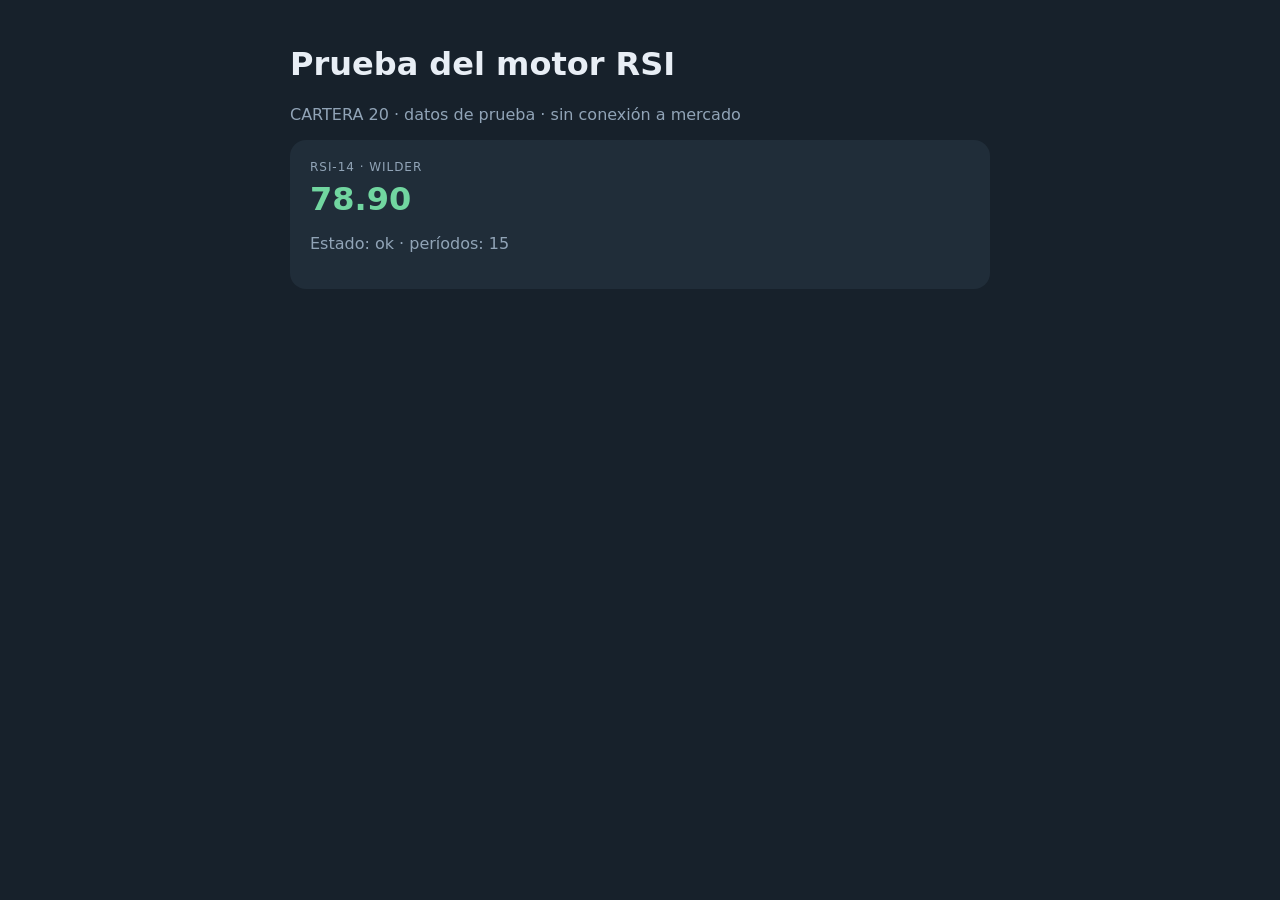
<file: test-market-data.html>
<!doctype html>
<html lang="es">
<head>
  <meta charset="utf-8">
  <meta name="viewport" content="width=device-width, initial-scale=1">
  <title>Prueba RSI · CARTERA 20</title>
  <style>
    body{font-family:system-ui,sans-serif;background:#17212b;color:#e8eef5;padding:24px;max-width:700px;margin:auto}
    .card{background:#202d39;border-radius:16px;padding:20px;margin-top:16px}
    .label{color:#91a4b7;font-size:12px;letter-spacing:.08em}
    .value{font-size:32px;font-weight:700;margin-top:6px}
    .ok{color:#71d6a0}.muted{color:#91a4b7}
  </style>
</head>
<body>
  <h1>Prueba del motor RSI</h1>
  <p class="muted">CARTERA 20 · datos de prueba · sin conexión a mercado</p>

  <div class="card">
    <div class="label">RSI-14 · WILDER</div>
    <div id="resultado" class="value">Calculando…</div>
    <p id="detalle" class="muted"></p>
  </div>

  <script src="market-data.js"></script>
  <script>
    const cierres = [
      52375, 52325, 52375, 52500, 52600, 52450, 52700, 52850,
      52700, 52900, 53100, 53000, 53250, 53400, 53500, 53600
    ];

    const historicos = cierres.map((close, index) => ({
      date: `prueba-${index + 1}`,
      close
    }));

    const resultado = window.Cartera20MarketData.calcularRSI(historicos);
    const resultadoEl = document.getElementById('resultado');
    const detalleEl = document.getElementById('detalle');

    resultadoEl.textContent = resultado.value === null
      ? 'Sin datos suficientes'
      : resultado.value.toFixed(2);

    resultadoEl.classList.toggle('ok', resultado.status === 'ok');
    detalleEl.textContent = `Estado: ${resultado.status} · períodos: ${resultado.periods}`;
  </script>
</body>
</html>
</file>
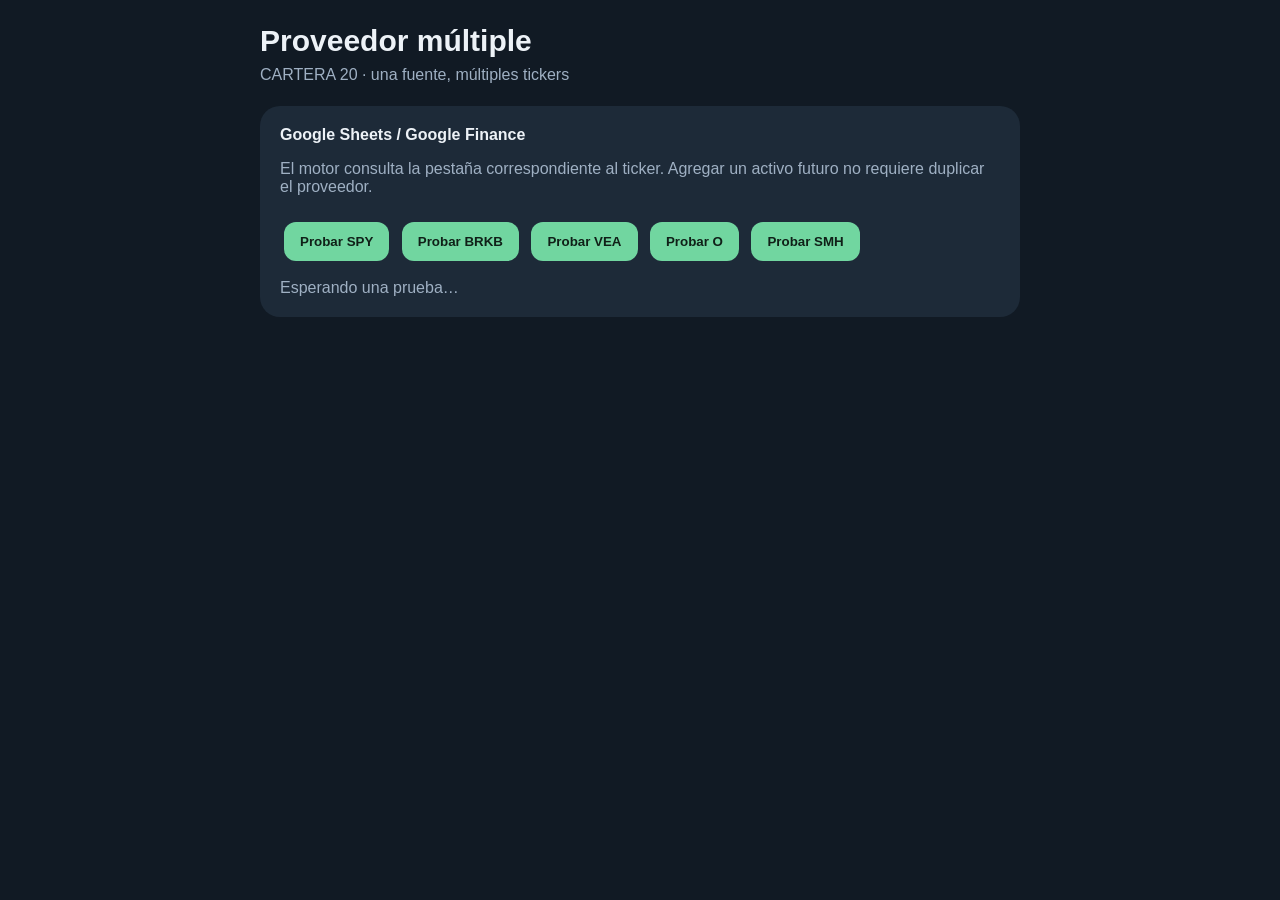
<file: test-market-multi.html>
<!DOCTYPE html>
<html lang="es">
<head>
  <meta charset="UTF-8">
  <meta name="viewport" content="width=device-width, initial-scale=1.0">
  <title>CARTERA 20 · Proveedor múltiple</title>
  <style>
    :root{background:#111a24;color:#edf2f7;font-family:Arial,sans-serif}
    body{margin:0;padding:24px;max-width:760px;margin-inline:auto;background:#111a24}
    h1{font-size:30px;margin:0 0 8px}.sub{color:#9fb0c3;margin-bottom:22px}
    .card{background:#1d2a38;border-radius:20px;padding:20px;margin:14px 0}
    button{border:0;border-radius:12px;padding:12px 16px;font-weight:700;background:#71d6a0;color:#102018;cursor:pointer;margin:4px}
    .status{margin-top:14px;color:#9fb0c3}.ok{color:#71d6a0}.err{color:#ff9b9b}
    .row{display:flex;justify-content:space-between;border-top:1px solid #334352;padding:11px 0;gap:20px}
    .label{color:#a9b7c6}.value{text-align:right;font-weight:700}
  </style>
</head>
<body>
  <h1>Proveedor múltiple</h1>
  <div class="sub">CARTERA 20 · una fuente, múltiples tickers</div>

  <div class="card">
    <strong>Google Sheets / Google Finance</strong>
    <p class="sub">El motor consulta la pestaña correspondiente al ticker. Agregar un activo futuro no requiere duplicar el proveedor.</p>
    <button data-ticker="SPY">Probar SPY</button>
    <button data-ticker="BRKB">Probar BRKB</button>
    <button data-ticker="VEA">Probar VEA</button>
    <button data-ticker="O">Probar O</button>
    <button data-ticker="SMH">Probar SMH</button>
    <div id="status" class="status">Esperando una prueba…</div>
  </div>

  <div id="result" class="card" hidden></div>

  <script src="market-data.js"></script>
  <script>
    const SHEET_ID = '1oVR-CTWE5VmIoy1ly_fJrcrT6ZgtJLllUQBp6iGarv4';
    const proveedor = Cartera20MarketData.crearProveedorGoogleSheets({
      spreadsheetId: SHEET_ID,
      sheetByTicker: {
        SPY: 'SPY',
        BRKB: 'BRKB',
        VEA: 'VEA',
        O: 'O',
        SMH: 'SMH'
      }
    });

    const status = document.getElementById('status');
    const result = document.getElementById('result');

    function fechaVisible(value){
      if (!value) return '—';
      const match = String(value).match(/Date\((\d+),(\d+),(\d+)(?:,\d+,\d+)?\)/);
      if (match) return `${match[3].padStart(2,'0')}/${String(Number(match[2])+1).padStart(2,'0')}/${match[1]}`;
      const d = new Date(value);
      return Number.isNaN(d.getTime()) ? value : d.toLocaleDateString('es-AR');
    }

    async function probar(ticker){
      status.className = 'status';
      status.textContent = `Consultando ${ticker}…`;
      result.hidden = true;
      try {
        const history = await proveedor.getHistory(ticker);
        const quote = await proveedor.getQuote(ticker);
        const rsi = Cartera20MarketData.calcularRSI(history.data);
        const first = history.data[0];
        const last = history.data[history.data.length - 1];

        result.innerHTML = `
          <h2>${ticker} · OK</h2>
          <div class="row"><span class="label">Cierres</span><span class="value">${history.data.length}</span></div>
          <div class="row"><span class="label">Variaciones</span><span class="value">${rsi.periods}</span></div>
          <div class="row"><span class="label">Primer cierre</span><span class="value">${fechaVisible(first.date)} · ${first.close.toLocaleString('es-AR')}</span></div>
          <div class="row"><span class="label">Último cierre</span><span class="value">${fechaVisible(last.date)} · ${quote.price.toLocaleString('es-AR')}</span></div>
          <div class="row"><span class="label">RSI-14</span><span class="value ok">${rsi.value === null ? 'Sin datos suficientes' : rsi.value.toFixed(2)}</span></div>
          <div class="row"><span class="label">Fuente</span><span class="value">${quote.source}</span></div>
        `;
        result.hidden = false;
        status.className = 'status ok';
        status.textContent = `${ticker}: conexión, histórico y cálculo validados.`;
      } catch (error) {
        status.className = 'status err';
        status.textContent = `Error en ${ticker}: ${error.message}`;
      }
    }

    document.querySelectorAll('button[data-ticker]').forEach(button => {
      button.addEventListener('click', () => probar(button.dataset.ticker));
    });
  </script>
</body>
</html>
</file>
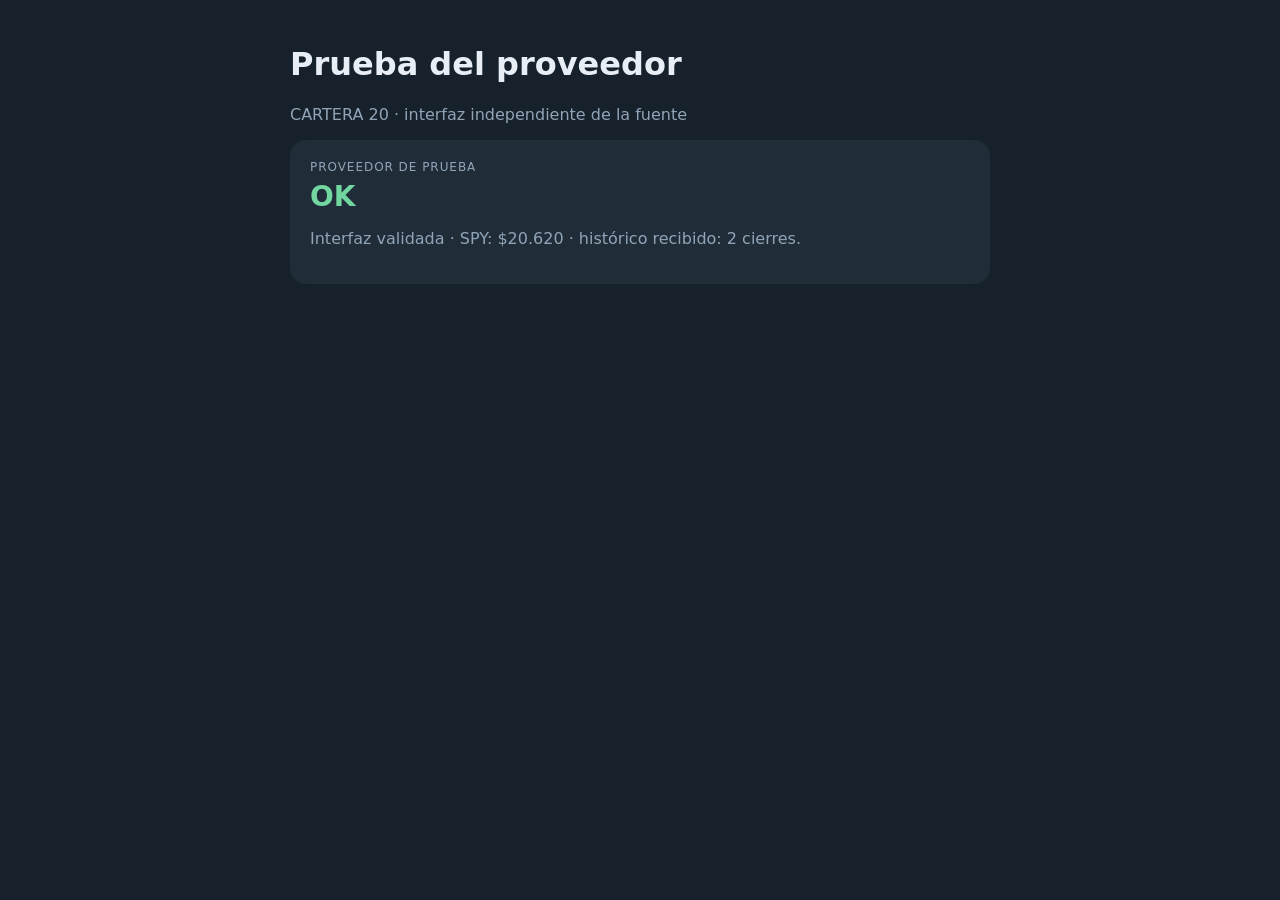
<file: test-market-provider.html>
<!doctype html>
<html lang="es">
<head>
  <meta charset="utf-8">
  <meta name="viewport" content="width=device-width, initial-scale=1">
  <title>Prueba proveedor · CARTERA 20</title>
  <style>
    body{font-family:system-ui,sans-serif;background:#17212b;color:#e8eef5;padding:24px;max-width:700px;margin:auto}
    .card{background:#202d39;border-radius:16px;padding:20px;margin-top:16px}
    .label{color:#91a4b7;font-size:12px;letter-spacing:.08em}
    .value{font-size:28px;font-weight:700;margin-top:6px}.ok{color:#71d6a0}.error{color:#ffb4a8}.muted{color:#91a4b7}
  </style>
</head>
<body>
  <h1>Prueba del proveedor</h1>
  <p class="muted">CARTERA 20 · interfaz independiente de la fuente</p>

  <div class="card">
    <div class="label">PROVEEDOR DE PRUEBA</div>
    <div id="proveedor" class="value">—</div>
    <p id="detalle" class="muted">Inicializando…</p>
  </div>

  <!-- v=2 evita que el navegador reutilice una copia anterior del motor. -->
  <script src="market-data.js?v=2"></script>
  <script>
    const proveedorEl = document.getElementById('proveedor');
    const detalleEl = document.getElementById('detalle');

    async function probar() {
      try {
        if (!window.Cartera20MarketData || typeof window.Cartera20MarketData.crearProveedorMercado !== 'function') {
          throw new Error('No se cargó la versión actual de market-data.js');
        }

        const historicoSPY = [
          {date:'15/10/2026 17:00:00', close:20820},
          {date:'16/10/2026 17:00:00', close:20620}
        ];

        const proveedorPrueba = window.Cartera20MarketData.crearProveedorMercado({
          name: 'Proveedor de prueba',
          async getQuote(ticker) {
            return { ticker, price: 20620, currency: 'ARS', source: 'Proveedor de prueba' };
          },
          async getHistory(ticker) {
            return { ticker, data: historicoSPY, source: 'Proveedor de prueba' };
          }
        });

        const quote = await proveedorPrueba.getQuote('SPY');
        const history = await proveedorPrueba.getHistory('SPY');
        const rsi = window.Cartera20MarketData.calcularRSI(history.data);

        const ok = proveedorPrueba.name === 'Proveedor de prueba'
          && quote.price === 20620
          && history.data.length === 2
          && rsi.status === 'insufficient-data';

        proveedorEl.textContent = ok ? 'OK' : 'ERROR';
        proveedorEl.className = `value ${ok ? 'ok' : 'error'}`;
        detalleEl.textContent = ok
          ? `Interfaz validada · SPY: $${quote.price.toLocaleString('es-AR')} · histórico recibido: ${history.data.length} cierres.`
          : 'La interfaz de proveedor no respondió como se esperaba.';
      } catch (error) {
        proveedorEl.textContent = 'ERROR';
        proveedorEl.className = 'value error';
        detalleEl.textContent = error.message || 'Error desconocido.';
      }
    }

    probar();
  </script>
</body>
</html>
</file>
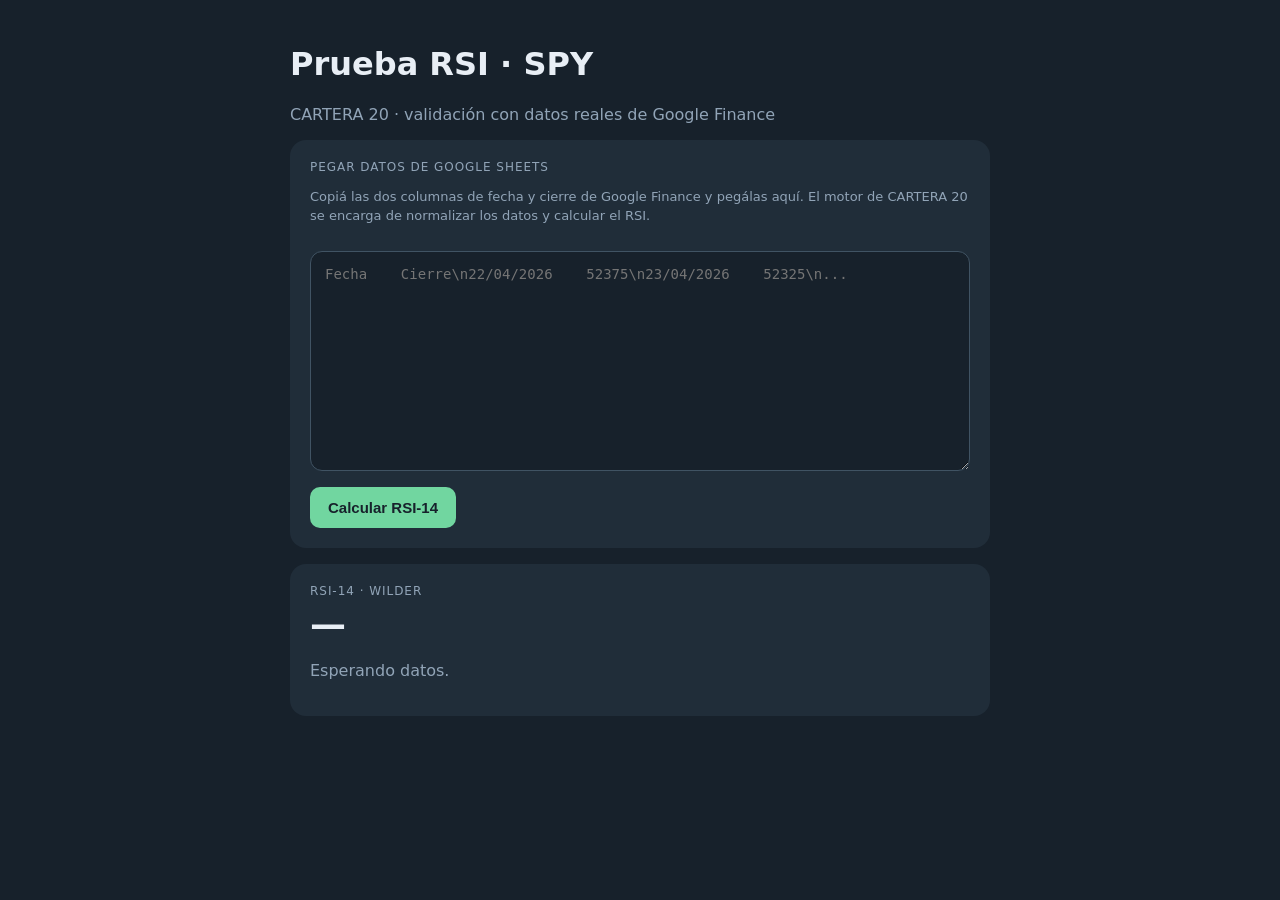
<file: test-rsi-spy.html>
<!doctype html>
<html lang="es">
<head>
  <meta charset="utf-8">
  <meta name="viewport" content="width=device-width, initial-scale=1">
  <title>Prueba RSI SPY · CARTERA 20</title>
  <style>
    body{font-family:system-ui,sans-serif;background:#17212b;color:#e8eef5;padding:24px;max-width:700px;margin:auto}
    .card{background:#202d39;border-radius:16px;padding:20px;margin-top:16px}
    .label{color:#91a4b7;font-size:12px;letter-spacing:.08em}
    textarea{width:100%;box-sizing:border-box;min-height:220px;margin-top:12px;padding:14px;border:1px solid #405363;border-radius:12px;background:#17212b;color:#e8eef5;font:14px monospace}
    button{margin-top:12px;padding:12px 18px;border:0;border-radius:10px;background:#71d6a0;color:#17212b;font-weight:700;font-size:15px}
    .value{font-size:36px;font-weight:700;margin-top:6px}.ok{color:#71d6a0}.muted{color:#91a4b7}
    .error{color:#ffb4a8}.small{font-size:13px;line-height:1.5}
  </style>
</head>
<body>
  <h1>Prueba RSI · SPY</h1>
  <p class="muted">CARTERA 20 · validación con datos reales de Google Finance</p>

  <div class="card">
    <div class="label">PEGAR DATOS DE GOOGLE SHEETS</div>
    <p class="small muted">Copiá las dos columnas de fecha y cierre de Google Finance y pegálas aquí. El motor de CARTERA 20 se encarga de normalizar los datos y calcular el RSI.</p>
    <textarea id="datos" placeholder="Fecha    Cierre\n22/04/2026    52375\n23/04/2026    52325\n..."></textarea>
    <button id="calcular" type="button">Calcular RSI-14</button>
  </div>

  <div class="card">
    <div class="label">RSI-14 · WILDER</div>
    <div id="resultado" class="value">—</div>
    <p id="detalle" class="muted">Esperando datos.</p>
  </div>

  <script src="market-data.js"></script>
  <script>
    const datosEl = document.getElementById('datos');
    const resultadoEl = document.getElementById('resultado');
    const detalleEl = document.getElementById('detalle');

    document.getElementById('calcular').addEventListener('click', () => {
      const historicos = window.Cartera20MarketData.parsearHistoricoGoogleSheets(datosEl.value);
      const resultado = window.Cartera20MarketData.calcularRSI(historicos);

      if (resultado.status !== 'ok') {
        resultadoEl.textContent = '—';
        resultadoEl.className = 'value error';
        detalleEl.textContent = `Datos válidos: ${historicos.length}. Se necesitan al menos 15 cierres.`;
        return;
      }

      resultadoEl.textContent = resultado.value.toFixed(2);
      resultadoEl.className = 'value ok';
      detalleEl.textContent = `Estado: OK · ${resultado.periods} variaciones · último dato: ${resultado.date}`;
    });
  </script>
</body>
</html>
</file>
<file: style.css>
* { box-sizing: border-box; }

:root {
  --bg: #0a1320;
  --surface: #0f1b2b;
  --surface-2: #142338;
  --surface-3: #192a41;
  --text: #f4f7fb;
  --muted: #91a0b5;
  --line: #223651;
  --accent: #86a9f7;
  --accent-strong: #5d8fe9;
  --accent-soft: #1b3559;
  --success: #71d6a0;
  --success-soft: #153b31;
  --shadow: 0 12px 30px rgba(0, 0, 0, .20);
}

html { scroll-behavior: smooth; }
body { margin: 0; padding-bottom: 92px; background: var(--bg); color: var(--text); font-family: Inter, ui-sans-serif, system-ui, -apple-system, BlinkMacSystemFont, "Segoe UI", sans-serif; }
button, a { font: inherit; } button { color: inherit; }
.app-shell { width: min(1080px, calc(100% - 32px)); margin: 0 auto; padding: 32px 0 28px; }
.topbar { display: flex; align-items: flex-start; justify-content: space-between; gap: 20px; margin-bottom: 24px; }
.eyebrow, .section-label { margin: 0 0 7px; font-size: .72rem; font-weight: 800; letter-spacing: .14em; color: var(--muted); }
.section-label { color: #a4b5ce; }
h1, h2, p { margin-top: 0; } h1 { margin-bottom: 4px; font-size: clamp(2rem, 5vw, 3rem); line-height: 1; letter-spacing: -.055em; } h1 span { color: var(--accent); font-weight: 400; } h2 { margin-bottom: 0; font-size: 1.15rem; letter-spacing: -.02em; }
.tagline { margin: 0; color: var(--muted); font-size: .95rem; }
.icon-button { width: 48px; height: 48px; display: grid; place-items: center; flex: 0 0 auto; border: 1px solid var(--line); border-radius: 15px; background: var(--surface); box-shadow: var(--shadow); cursor: pointer; text-decoration: none; color: var(--accent); font-size: 1.4rem; }
.icon-button svg { width: 23px; height: 23px; fill: none; stroke: var(--accent); stroke-width: 1.6; stroke-linecap: round; stroke-linejoin: round; }

.hero-card { position: relative; overflow: hidden; display: flex; align-items: flex-end; justify-content: space-between; min-height: 190px; padding: 28px; margin-bottom: 16px; border: 1px solid #294a77; border-radius: 22px; background: linear-gradient(135deg, #101e31 0%, #10243e 100%); box-shadow: var(--shadow); }
.hero-card::after { content: ""; position: absolute; width: 360px; height: 220px; right: -120px; top: -130px; border-radius: 50%; background: rgba(93, 143, 233, .12); filter: blur(8px); }
.hero-card .section-label { color: #b2c1d8; }
.hero-value { font-size: clamp(2.6rem, 7vw, 4.5rem); line-height: .95; font-weight: 760; letter-spacing: -.055em; }
.hero-subtitle { margin: 10px 0 0; color: #9eacc0; }
.hero-chart-placeholder { width: 300px; height: 105px; opacity: .55; background: linear-gradient(180deg, transparent 54%, rgba(134,169,247,.16)); clip-path: polygon(0 75%, 12% 61%, 24% 66%, 36% 47%, 48% 51%, 61% 28%, 73% 38%, 85% 20%, 100% 4%, 100% 100%, 0 100%); border-bottom: 1px solid rgba(134,169,247,.5); }

.stats-grid { display: grid; grid-template-columns: repeat(4, 1fr); gap: 12px; margin-bottom: 16px; }
.stat-card, .panel { background: var(--surface); border: 1px solid var(--line); border-radius: 18px; box-shadow: var(--shadow); }
.stat-card { display: flex; gap: 12px; align-items: center; padding: 18px; }
.stat-icon { width: 42px; height: 42px; flex: 0 0 42px; display: grid; place-items: center; border-radius: 13px; background: var(--surface-3); color: var(--accent); font-size: 1.35rem; font-weight: 700; }
.stat-card span { display: block; color: var(--muted); font-size: .78rem; margin-bottom: 4px; } .stat-card strong { display: block; font-size: 1.05rem; letter-spacing: -.02em; } .stat-card small { display: block; margin-top: 4px; color: var(--muted); font-size: .7rem; }
.stat-card.highlight { border-color: #315b96; background: linear-gradient(145deg, #142b49, #102137); }

.panel { padding: 22px; margin-bottom: 16px; }
.panel-heading { display: flex; justify-content: space-between; align-items: flex-start; gap: 16px; margin-bottom: 20px; }
.status, .asset-status { padding: 6px 10px; border-radius: 999px; font-size: .75rem; font-weight: 700; white-space: nowrap; }
.status.neutral, .asset-status.neutral { background: #1b2738; color: #9eabc0; }
.status-dot { width: 10px; height: 10px; flex: 0 0 10px; margin-top: 5px; border-radius: 50%; background: var(--success); box-shadow: 0 0 0 6px rgba(113,214,160,.08); }

.allocation-list { display: grid; gap: 17px; }
.allocation-row { display: grid; grid-template-columns: 150px 1fr 45px; gap: 14px; align-items: center; }
.asset-name { display: flex; flex-direction: column; gap: 2px; } .asset-name strong { letter-spacing: -.02em; } .asset-name span { color: var(--muted); font-size: .72rem; }
.allocation-track, .progress-track { height: 9px; background: #202f43; border-radius: 999px; overflow: hidden; }
.allocation-fill, .progress-fill { height: 100%; background: linear-gradient(90deg, #668edc, #94b3fa); border-radius: inherit; }

.two-column { display: grid; grid-template-columns: 1fr 1fr; gap: 16px; }
.strategy-status { display: flex; gap: 12px; margin-top: 18px; padding: 15px; border: 1px solid #214d3d; border-radius: 14px; background: var(--success-soft); }
.strategy-status strong { display: block; } .strategy-status p { margin: 3px 0 0; color: var(--muted); font-size: .82rem; line-height: 1.4; }
.contribution-main { display: flex; align-items: center; gap: 13px; margin-top: 12px; } .contribution-card h2 { font-size: 1.8rem; }
.target-icon, .decision-icon { width: 48px; height: 48px; flex: 0 0 48px; display: grid; place-items: center; border-radius: 50%; background: var(--accent-soft); color: var(--accent); font-size: 1.6rem; }
.muted { color: var(--muted); margin: 5px 0 0; } .progress-track { margin: 17px 0 10px; } small { color: var(--muted); line-height: 1.4; }
.score-placeholder { padding: 6px 10px; border-radius: 999px; background: #18273b; font-weight: 800; color: #a8b7cd; }
.empty-recommendation { display: flex; align-items: center; gap: 14px; padding: 16px; border: 1px solid #213752; border-radius: 14px; background: var(--surface-2); }
.decision-icon { width: 44px; height: 44px; flex-basis: 44px; font-size: 1.15rem; } .empty-recommendation p { margin: 4px 0 0; color: var(--muted); font-size: .84rem; line-height: 1.45; }

/* Pantalla Cartera */
.portfolio-summary { display: grid; grid-template-columns: 1fr auto auto; gap: 24px; align-items: end; padding: 24px; margin-bottom: 16px; border: 1px solid #294a77; border-radius: 20px; background: linear-gradient(135deg, #101e31 0%, #10243e 100%); box-shadow: var(--shadow); }
.portfolio-total { font-size: clamp(2.2rem, 6vw, 3.5rem); font-weight: 760; line-height: .95; letter-spacing: -.05em; }
.portfolio-mini-stat { min-width: 100px; padding-left: 20px; border-left: 1px solid #2b4668; } .portfolio-mini-stat span { display: block; color: var(--muted); font-size: .72rem; margin-bottom: 5px; } .portfolio-mini-stat strong { font-size: 1.35rem; }
.portfolio-list { display: grid; gap: 12px; }
.asset-card { padding: 17px; border: 1px solid #213650; border-radius: 16px; background: var(--surface-2); }
.asset-head { display: grid; grid-template-columns: 52px 1fr auto; gap: 12px; align-items: center; }
.ticker-badge { width: 52px; height: 42px; display: grid; place-items: center; border-radius: 11px; background: var(--surface-3); color: var(--accent); font-weight: 850; letter-spacing: -.03em; }
.asset-title strong { display: block; font-size: .96rem; } .asset-title span { display: block; margin-top: 3px; color: var(--muted); font-size: .7rem; }
.asset-metrics { display: grid; grid-template-columns: repeat(4, 1fr); gap: 8px; margin: 16px 0 13px; padding: 12px 0; border-top: 1px solid #20334d; border-bottom: 1px solid #20334d; }
.asset-metrics span { display: block; color: var(--muted); font-size: .67rem; margin-bottom: 3px; } .asset-metrics strong { font-size: .9rem; }
.asset-progress { display: flex; align-items: center; gap: 10px; } .asset-progress-track { height: 6px; flex: 1; overflow: hidden; background: #202f43; border-radius: 999px; } .asset-progress-fill { height: 100%; background: #6e92df; border-radius: inherit; } .asset-progress > span { color: #91a0b5; font-size: .67rem; white-space: nowrap; }
.add-asset-panel { display: flex; align-items: center; justify-content: space-between; gap: 18px; padding: 16px 18px; }
.add-asset-copy { display: flex; align-items: center; gap: 12px; } .add-asset-copy p { margin: 3px 0 0; color: var(--muted); font-size: .76rem; line-height: 1.4; } .small-plus { width: 36px; height: 36px; display: grid; place-items: center; border-radius: 11px; background: var(--surface-3); color: var(--accent); font-size: 1.2rem; }
.secondary-button { border: 1px solid #31517b; border-radius: 11px; padding: 9px 13px; background: transparent; color: #a9c1ef; font-size: .76rem; font-weight: 750; cursor: pointer; white-space: nowrap; }
.secondary-button:hover { background: var(--accent-soft); }

footer { text-align: center; padding-top: 12px; color: #718096; font-size: .72rem; }
.bottom-nav { position: fixed; z-index: 10; left: 50%; bottom: 0; transform: translateX(-50%); width: min(1080px, 100%); display: grid; grid-template-columns: repeat(5, 1fr); padding: 10px 12px 9px; border-top: 1px solid var(--line); background: rgba(9, 17, 28, .96); backdrop-filter: blur(14px); box-shadow: 0 -12px 30px rgba(0,0,0,.18); }
.nav-item { min-width: 0; display: flex; flex-direction: column; align-items: center; gap: 3px; padding: 7px 5px; border-radius: 14px; color: #7f90a8; text-decoration: none; font-size: .68rem; font-weight: 600; }
.nav-item.active { color: #eef4ff; background: #19345a; } .nav-icon { height: 22px; display: grid; place-items: center; font-size: 1.3rem; line-height: 1; }

@media (max-width: 760px) {
  .app-shell { width: min(100% - 20px, 620px); padding-top: 28px; }
  .stats-grid { grid-template-columns: repeat(2, 1fr); } .two-column { grid-template-columns: 1fr; }
  .hero-card { min-height: 170px; } .hero-chart-placeholder { width: 180px; height: 85px; }
  .allocation-row { grid-template-columns: 105px 1fr 40px; gap: 9px; } .panel, .hero-card { padding: 18px; }
  .portfolio-summary { grid-template-columns: 1fr auto; } .portfolio-mini-stat:last-child { grid-column: 2; grid-row: 1; }
}

@media (max-width: 480px) {
  .app-shell { width: calc(100% - 20px); } .topbar { align-items: center; } .icon-button { width: 44px; height: 44px; } .tagline { font-size: .84rem; }
  .hero-card { min-height: 170px; } .hero-chart-placeholder { display: none; } .stats-grid { gap: 10px; }
  .stat-card { min-height: 106px; align-items: flex-start; padding: 14px; } .stat-icon { width: 38px; height: 38px; flex-basis: 38px; } .stat-card strong { font-size: .98rem; } .stat-card small { font-size: .66rem; }
  .allocation-row { grid-template-columns: 88px 1fr 34px; } .asset-name strong { font-size: .9rem; } .asset-name span { font-size: .65rem; } .panel { padding: 17px; }
  .bottom-nav { padding-left: 6px; padding-right: 6px; } .nav-item { font-size: .64rem; }
  .portfolio-summary { grid-template-columns: 1fr 1fr; gap: 15px; padding: 18px; } .portfolio-total { font-size: 2.1rem; } .portfolio-mini-stat { min-width: 0; padding-left: 12px; }
  .asset-head { grid-template-columns: 46px 1fr; } .asset-status { grid-column: 2; justify-self: start; margin-top: -4px; } .ticker-badge { width: 46px; height: 40px; }
  .asset-metrics { grid-template-columns: repeat(2, 1fr); row-gap: 12px; } .asset-progress > span { font-size: .61rem; }
  .add-asset-panel { align-items: flex-start; flex-direction: column; } .secondary-button { width: 100%; }
}
</file>
